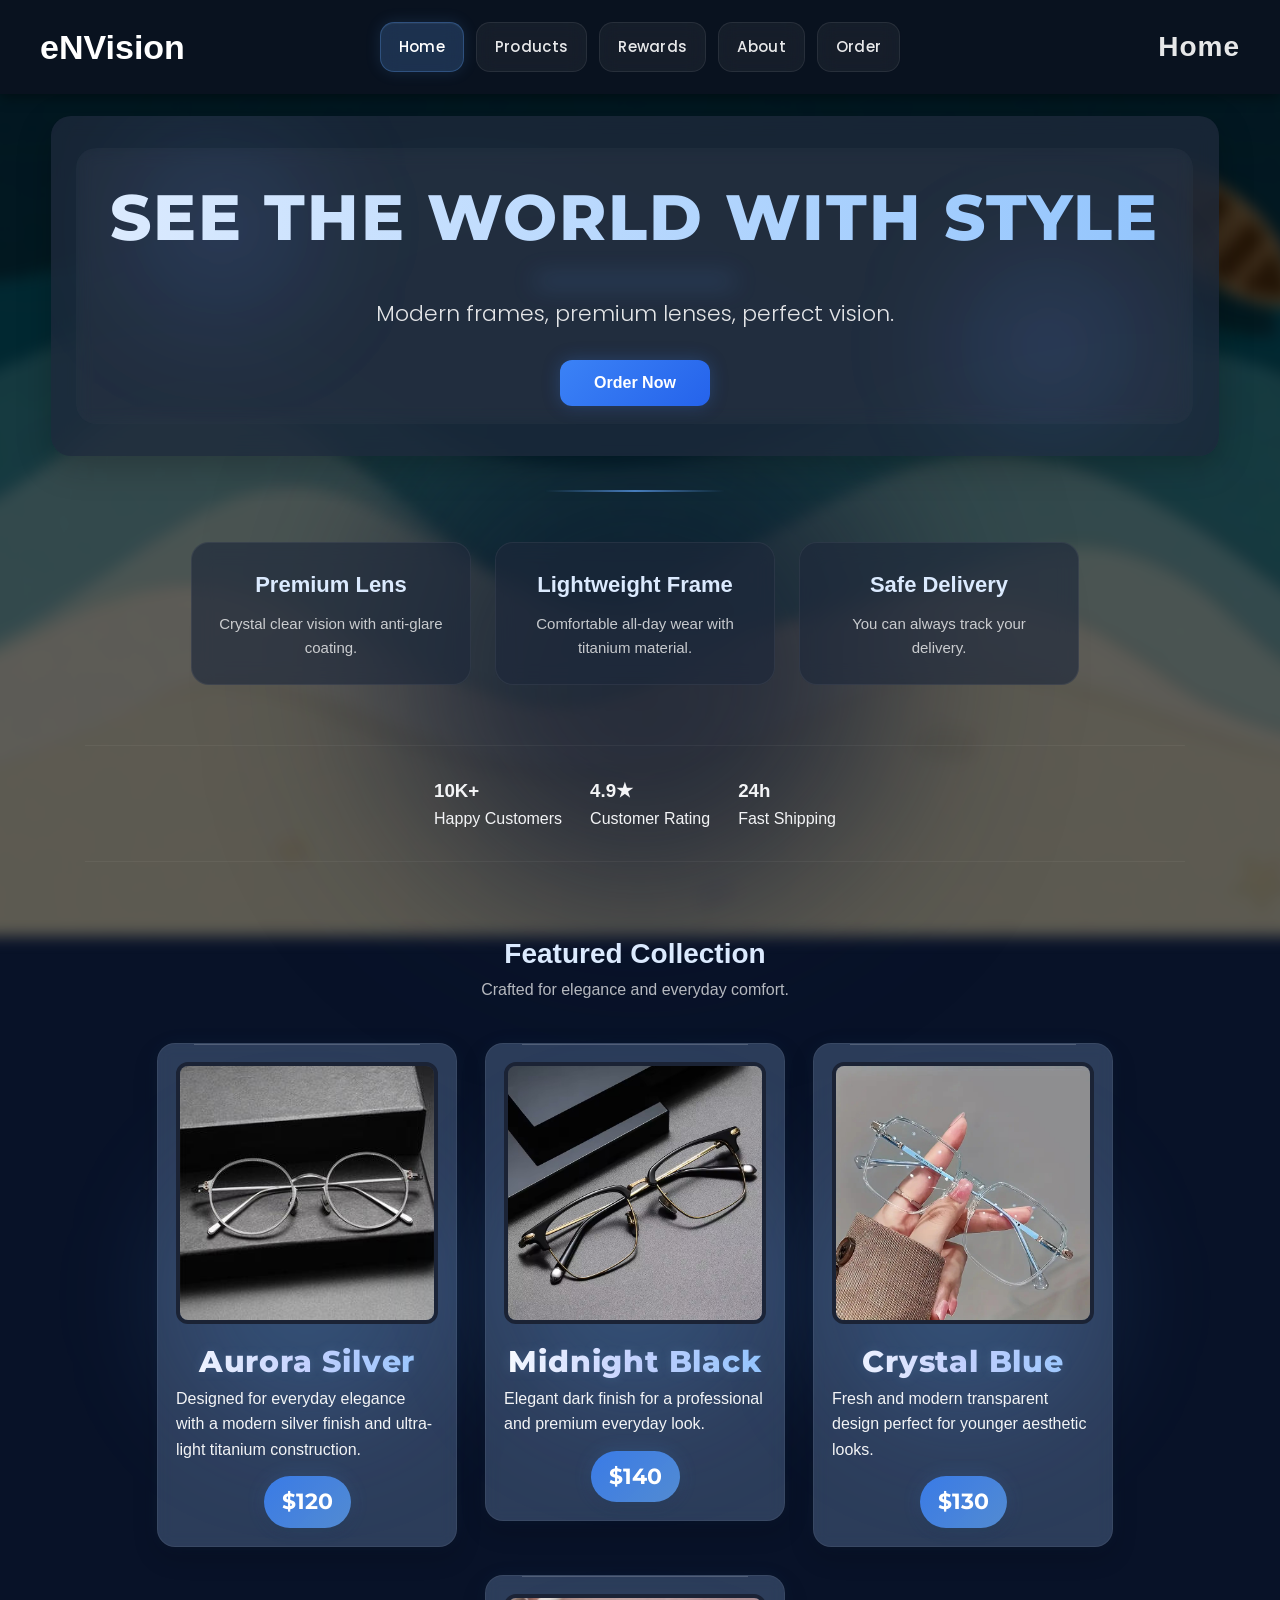
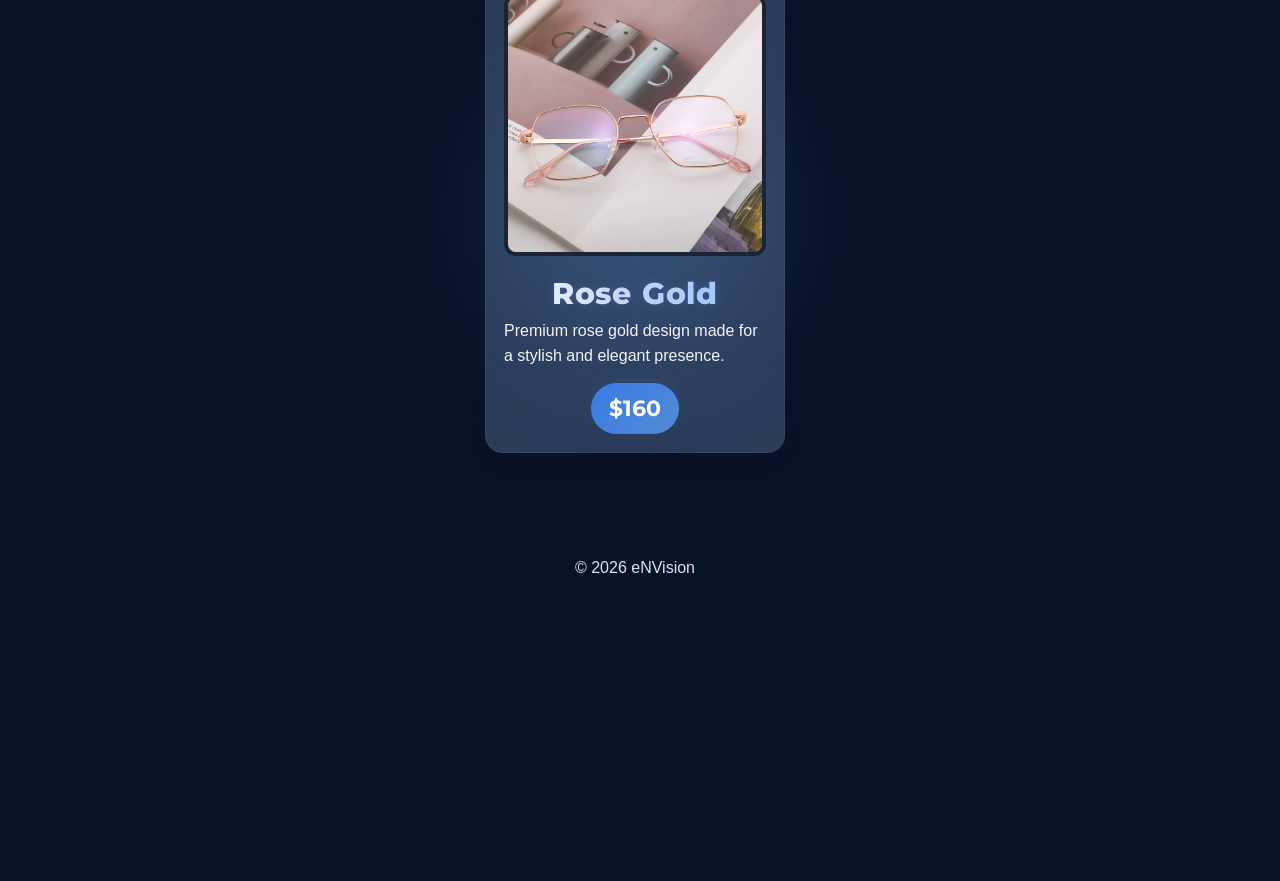
<file: index.html>
<!DOCTYPE html>
<html lang="en">

<head>
    <meta charset="UTF-8">
    <meta name="viewport" content="width=device-width, initial-scale=1.0">
    <title>eNVision - Home</title>
    <link rel="stylesheet" href="css/style.css">
    <link rel="preconnect" href="https://fonts.googleapis.com">
    <link rel="preconnect" href="https://fonts.gstatic.com" crossorigin>
    <link
        href="https://fonts.googleapis.com/css2?family=Montserrat:wght@700;800&family=Poppins:wght@300;400;500&display=swap"
        rel="stylesheet">
</head>

<body>
    <header>
        <h1><a href="about.html" class="logo-link">eNVision</a></h1>

        <nav>
            <a class="active-nav">Home</a>
            <a href="product.html">Products</a>
            <a href="rewards.html">Rewards</a>
            <a href="about.html">About</a>
            <a href="order.html">Order</a>
        </nav>
        <span class="page-title">Home</span>
    </header>

    <section class="hero">
        <div class="hero-content">
            <h2>SEE THE WORLD WITH STYLE</h2>
            <p>Modern frames, premium lenses, perfect vision.</p>
            <button onclick="goOrder()">Order Now</button>
        </div>
    </section>

    <div class="divider"></div>


    <div class="why-us">
        <div class="why-card reveal-why">
            <h4>Premium Lens</h4>
            <p>Crystal clear vision with anti-glare coating.</p>
        </div>

        <div class="why-card reveal-why">
            <h4>Lightweight Frame</h4>
            <p>Comfortable all-day wear with titanium material.</p>
        </div>

        <div class="why-card reveal-why">
            <h4>Safe Delivery</h4>
            <p>You can always track your delivery.</p>
        </div>
    </div>

    <section class="stats">
        <div>
            <h3>10K+</h3>
            <p>Happy Customers</p>
        </div>
        <div>
            <h3>4.9★</h3>
            <p>Customer Rating</p>
        </div>
        <div>
            <h3>24h</h3>
            <p>Fast Shipping</p>
        </div>
    </section>

    <section class="featured-text">
        <h3>Featured Collection</h3>
        <p>Crafted for elegance and everyday comfort.</p>
    </section>

    <div class="card-container" id="featuredproducts"></div>

    <section class="site-footer" id="siteFooter">
        <div class="copyright-bar">
            <p>© 2026 eNVision</p>
        </div>

        <div class="footer-reveal">
            <h2>eNVision</h2>
            <p>Designed for vision, crafted for style.</p>

            <div class="footer-links">
                <a href="#">About</a>
                <a href="#">Instagram</a>
                <a href="#">Tiktok</a>
                <a href="#">Email</a>
            </div>
        </div>
    </section>

    <script src="js/product.js"></script>
    <script src="js/script.js"></script>
</body>

</html>
</file>
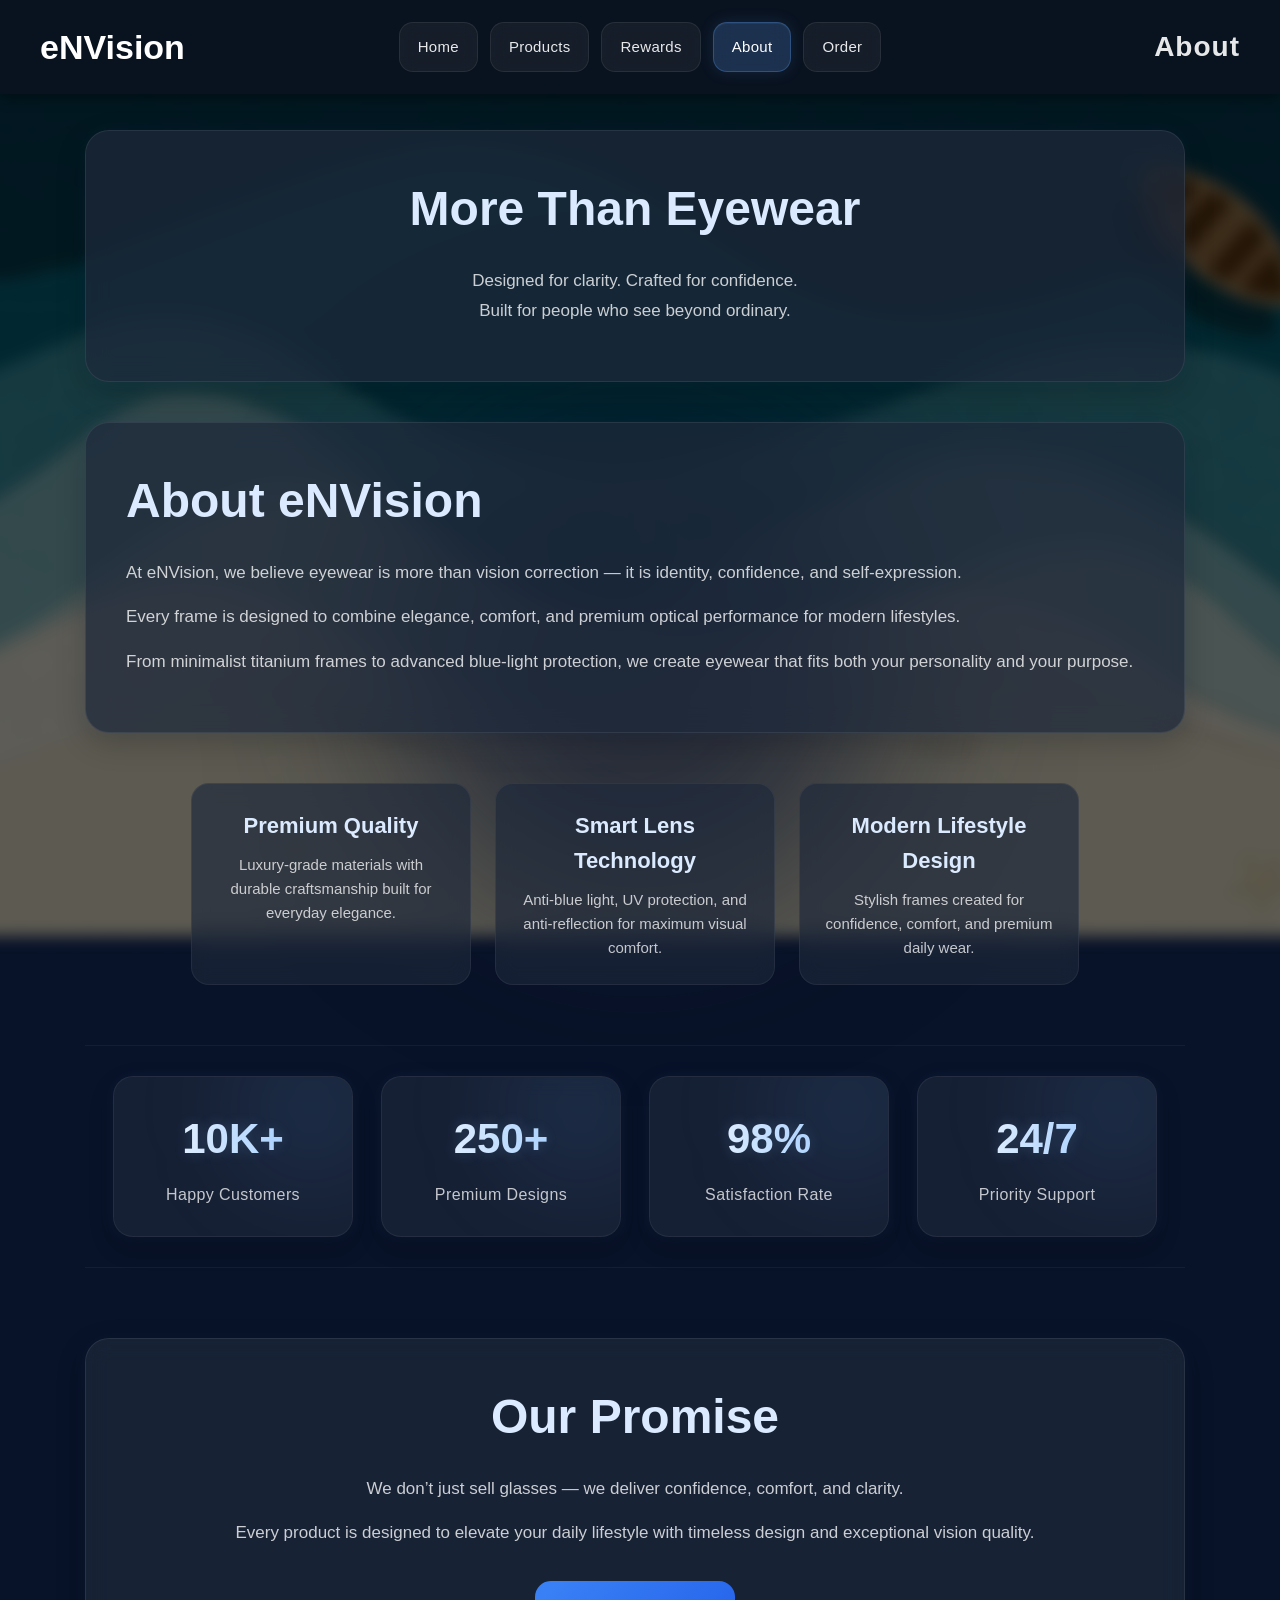
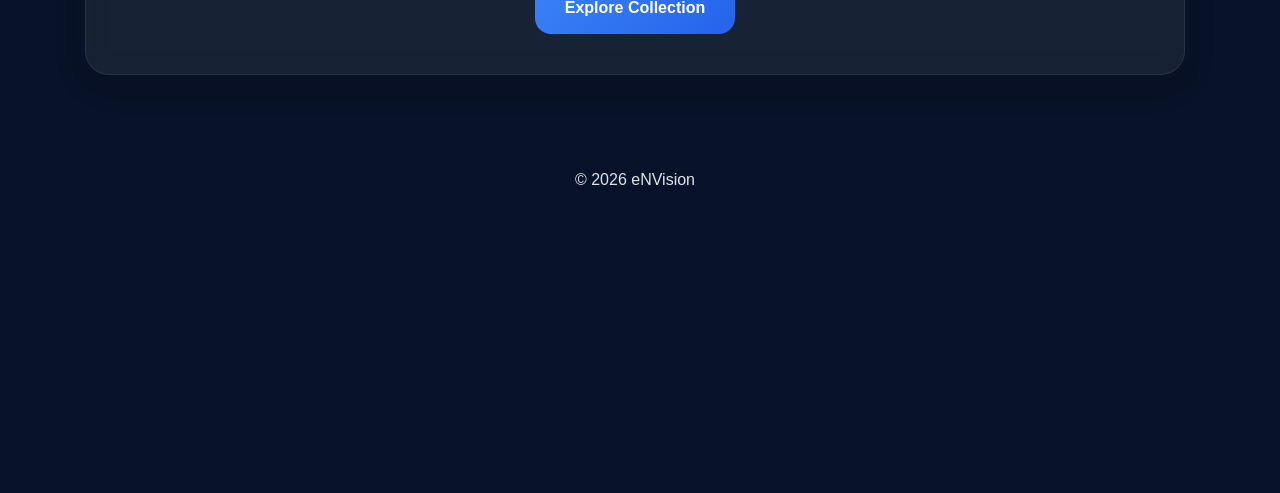
<file: about.html>
<!DOCTYPE html>
<html lang="en">

<head>
    <meta charset="UTF-8">
    <meta name="viewport" content="width=device-width, initial-scale=1.0">
    <title>eNVision - About</title>
    <link rel="stylesheet" href="css/style.css">
</head>

<body>

    <header>
        <h1><a href="index.html" class="logo-link">eNVision</a></h1>

        <nav>
            <a href="index.html">Home</a>
            <a href="product.html">Products</a>
            <a href="rewards.html">Rewards</a>
            <a class="active-nav">About</a>
            <a href="order.html">Order</a>
        </nav>

        <span class="page-title">About</span>
    </header>

    <section class="about-hero">
        <h2>More Than Eyewear</h2>
        <p>
            Designed for clarity. Crafted for confidence.<br>
            Built for people who see beyond ordinary.
        </p>
    </section>

    <section class="about-story">
        <h2>About eNVision</h2>

        <p>
            At eNVision, we believe eyewear is more than vision correction —
            it is identity, confidence, and self-expression.
        </p>

        <p>
            Every frame is designed to combine elegance, comfort,
            and premium optical performance for modern lifestyles.
        </p>

        <p>
            From minimalist titanium frames to advanced blue-light protection,
            we create eyewear that fits both your personality and your purpose.
        </p>
    </section>

    <section class="why-us">

        <div class="why-card">
            <h4>Premium Quality</h4>
            <p>
                Luxury-grade materials with durable craftsmanship
                built for everyday elegance.
            </p>
        </div>

        <div class="why-card">
            <h4>Smart Lens Technology</h4>
            <p>
                Anti-blue light, UV protection, and anti-reflection
                for maximum visual comfort.
            </p>
        </div>

        <div class="why-card">
            <h4>Modern Lifestyle Design</h4>
            <p>
                Stylish frames created for confidence, comfort,
                and premium daily wear.
            </p>
        </div>

    </section>

    <section class="stats">

        <div class="stat-box">
            <h3>10K+</h3>
            <p>Happy Customers</p>
        </div>

        <div class="stat-box">
            <h3>250+</h3>
            <p>Premium Designs</p>
        </div>

        <div class="stat-box">
            <h3>98%</h3>
            <p>Satisfaction Rate</p>
        </div>

        <div class="stat-box">
            <h3>24/7</h3>
            <p>Priority Support</p>
        </div>

    </section>

    <section class="premium-promise">
        <h2>Our Promise</h2>

        <p>
            We don’t just sell glasses — we deliver confidence,
            comfort, and clarity.
        </p>

        <p>
            Every product is designed to elevate your daily lifestyle
            with timeless design and exceptional vision quality.
        </p>

        <a href="product.html" class="promise-btn">Explore Collection</a>
    </section>

    <section class="site-footer" id="siteFooter">
        <div class="copyright-bar">
            <p>© 2026 eNVision</p>
        </div>

        <div class="footer-reveal">
            <h2>eNVision</h2>
            <p>Designed for vision, crafted for style.</p>

            <div class="footer-links">
                <a href="about.html">About</a>
                <a href="product.html">Products</a>
                <a href="rewards.html">Rewards</a>
                <a href="order.html">Order</a>
            </div>
        </div>
    </section>


    <script src="js/script.js"></script>
</body>

</html>
</file>
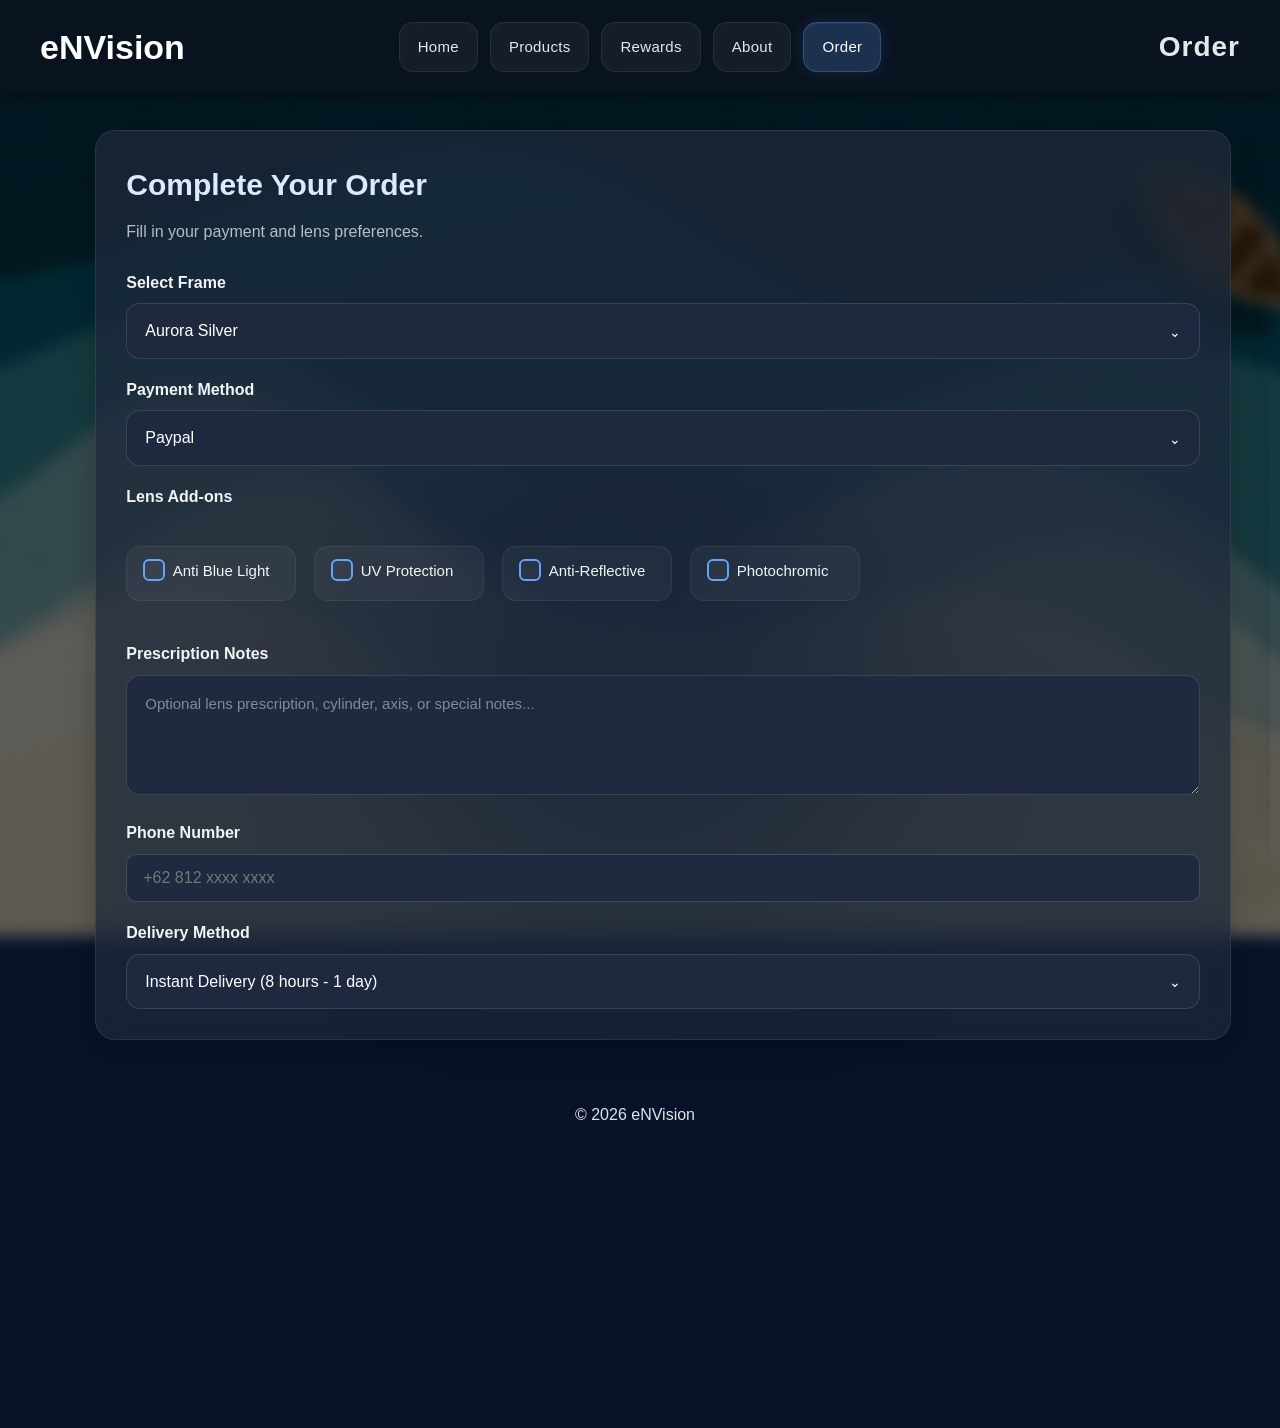
<file: order.html>
<!DOCTYPE html>
<html lang="en">

<head>
    <meta charset="UTF-8">
    <meta name="viewport" content="width=device-width, initial-scale=1.0">
    <title>eNVision - Order</title>
    <link rel="stylesheet" href="css/style.css">
</head>

<body>
    <header>
        <h1><a href="about.html" class="logo-link">eNVision</a></h1>
        <nav>
            <a href="index.html">Home</a>
            <a href="product.html">Products</a>
            <a href="rewards.html">Rewards</a>
            <a href="about.html">About</a>
            <a class="active-nav">Order</a>
        </nav>
        <span class="page-title">Order</span>
    </header>

    <div id="addonNotice" class="addon-notice"></div>

    <form class="order-layout" onsubmit="return validateForm()" novalidate>
        <div class="order-form-box">
            <h2>Complete Your Order</h2>
            <p class="order-subtext">
                Fill in your payment and lens preferences.
            </p>

            <label>Select Frame</label>

            <div class="custom-dropdown" id="productDropdown">
                <div class="dropdown-selected">
                    Aurora Silver
                    <span class="dropdown-arrow">⌄</span>
                </div>

                <div class="dropdown-options" id="productOptions"></div>
            </div>

            <label>Payment Method</label>

            <div class="custom-dropdown" id="paymentDropdown">
                <div class="dropdown-selected">
                    Paypal
                    <span class="dropdown-arrow">⌄</span>
                </div>

                <div class="dropdown-options">
                    <div class="dropdown-option" data-value="paypal">Paypal</div>
                    <div class="dropdown-option" data-value="xsolla">Xsolla</div>
                    <div class="dropdown-option" data-value="bank-transfer">Bank Transfer</div>
                </div>
            </div>

            <label>Lens Add-ons</label>

            <div class="addon-layout">
                <div class="checkbox-group">
                    <label class="custom-check tooltip-box">
                        <input type="checkbox" id="addon1">
                        <span class="checkmark"></span>
                        <span class="tooltip-text-label">Anti Blue Light</span>
                    </label>

                    <label class="custom-check tooltip-box">
                        <input type="checkbox" id="addon2">
                        <span class="checkmark"></span>
                        <span class="tooltip-text-label">UV Protection</span>
                    </label>

                    <label class="custom-check tooltip-box">
                        <input type="checkbox" id="addon3">
                        <span class="checkmark"></span>
                        <span class="tooltip-text-label">Anti-Reflective</span>
                    </label>

                    <label class="custom-check tooltip-box">
                        <input type="checkbox" id="addon4">
                        <span class="checkmark"></span>
                        <span class="tooltip-text-label">Photochromic</span>
                    </label>
                </div>

                <div id="addonFixedNotice" class="addon-fixed-notice"></div>
            </div>

            <label>Prescription Notes</label>

            <textarea id="prescriptionNotes" class="prescription-box"
                placeholder="Optional lens prescription, cylinder, axis, or special notes..."></textarea>

            <label>Phone Number</label>
            <input type="tel" placeholder="+62 812 xxxx xxxx">


            <label>Delivery Method</label>

            <div class="custom-dropdown" id="deliveryDropdown">
                <div class="dropdown-selected">
                    Instant Delivery (8 hours - 1 day)
                    <span class="dropdown-arrow">⌄</span>
                </div>

                <div class="dropdown-options">
                    <div class="dropdown-option">Instant Delivery (8 hours - 1 day)</div>
                    <div class="dropdown-option">Standard Delivery (3-5 days)</div>
                    <div class="dropdown-option">Express Delivery (1-2 days)</div>
                    <div class="dropdown-option">Store Pickup</div>
                </div>
            </div>

        </div>

        <div class="order-summary">
            <h2>Order Summary</h2>

            <img id="summaryImage" src="assets/img/frame1.jpg" alt="frame">

            <h3 id="summaryName">Aurora Silver</h3>
            <p id="summaryDesc">Premium Titanium Frame</p>

            <div class="price-row">
                <span>Frame</span>
                <span id="summaryPrice">$120</span>
            </div>

            <div id="additionalPurchases"></div>

            <div class="price-row total-price-row">
                <span>Total</span>
                <span id="totalPrice">$120</span>
            </div>
        </div>

    </form>

    <section class="site-footer" id="siteFooter">
        <div class="copyright-bar">
            <p>© 2026 eNVision</p>
        </div>

        <div class="footer-reveal">
            <h2>eNVision</h2>
            <p>Designed for vision, crafted for style.</p>

            <div class="footer-links">
                <a href="#">About</a>
                <a href="#">Products</a>
                <a href="#">Rewards</a>
                <a href="#">Order</a>
            </div>
        </div>
    </section>

    <script src="js/product.js"></script>
    <script src="js/script.js"></script>
</body>

</html>
</file>
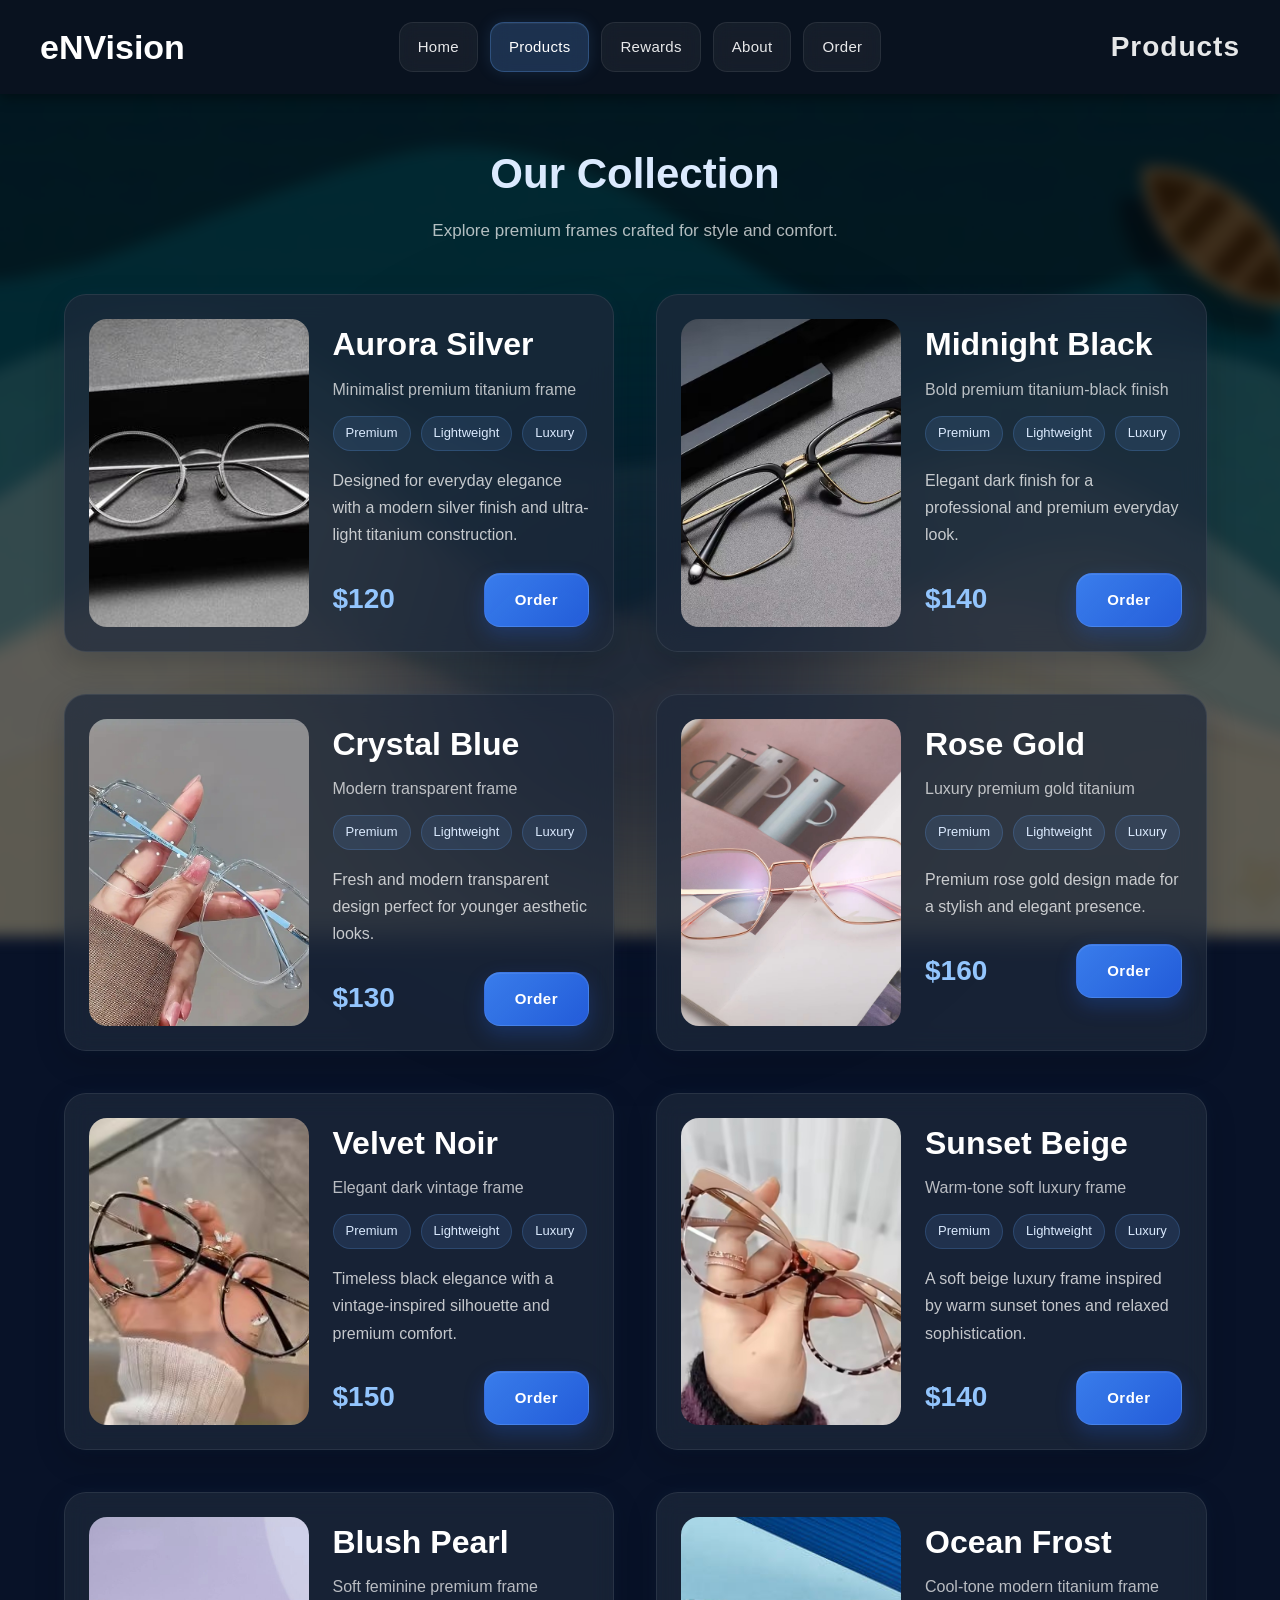
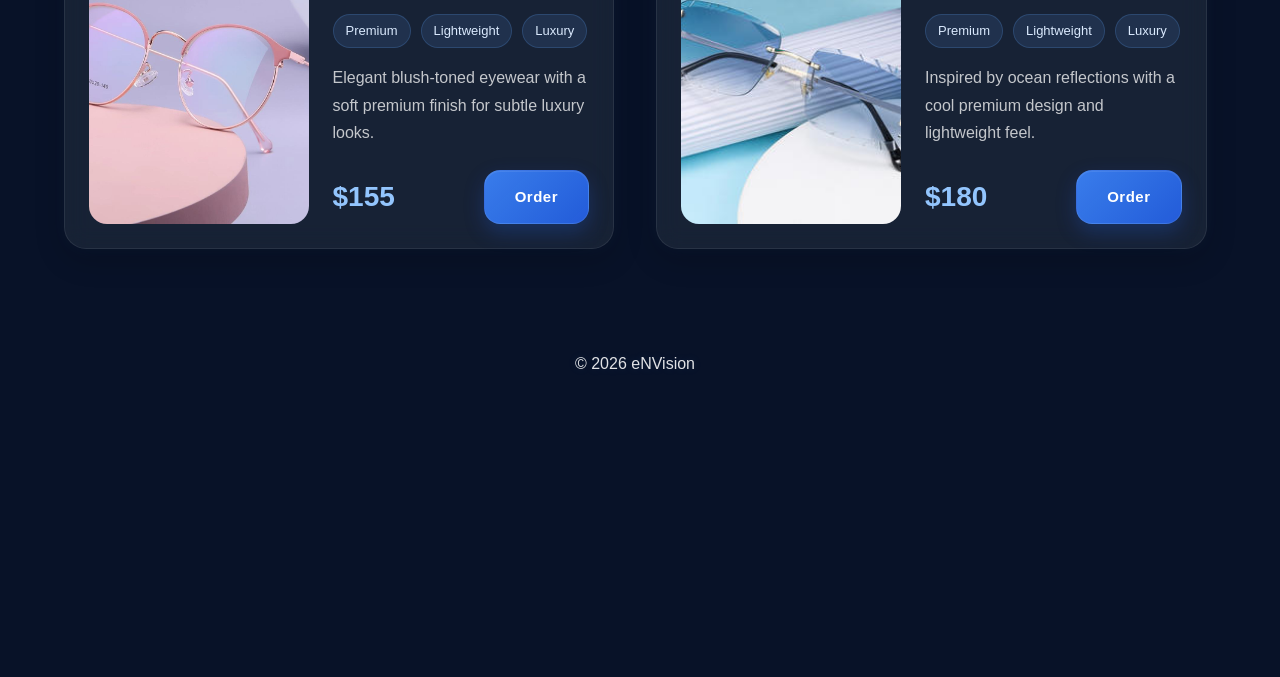
<file: product.html>
<!DOCTYPE html>
<html lang="en">

<head>
    <meta charset="UTF-8">
    <meta name="viewport" content="width=device-width, initial-scale=1.0">
    <title>eNVision - Products</title>
    <link rel="stylesheet" href="css/style.css">
</head>

<body>
    <header>
        <h1><a href="about.html" class="logo-link">eNVision</a></h1>
        <nav>
            <a href="index.html">Home</a>
            <a class="active-nav">Products</a>
            <a href="rewards.html">Rewards</a>
            <a href="about.html">About</a>
            <a href="order.html">Order</a>
        </nav>
        <span class="page-title">Products</span>
    </header>

    <section class="grid">
        <section class="products-page">

            <div class="products-header">
                <h2>Our Collection</h2>
                <p>Explore premium frames crafted for style and comfort.</p>
            </div>

            <div class="product-grid" id="allproducts"></div>
        </section>
    </section>


    <section class="site-footer" id="siteFooter">
        <div class="copyright-bar">
            <p>© 2026 eNVision</p>
        </div>

        <div class="footer-reveal">
            <h2>eNVision</h2>
            <p>Designed for vision, crafted for style.</p>

            <div class="footer-links">
                <a href="#">About</a>
                <a href="#">Instagram</a>
                <a href="#">Tiktok</a>
                <a href="#">Email</a>
            </div>
        </div>
    </section>

    <script src="js/product.js"></script>
    <script src="js/script.js"></script>
</body>

</html>
</file>
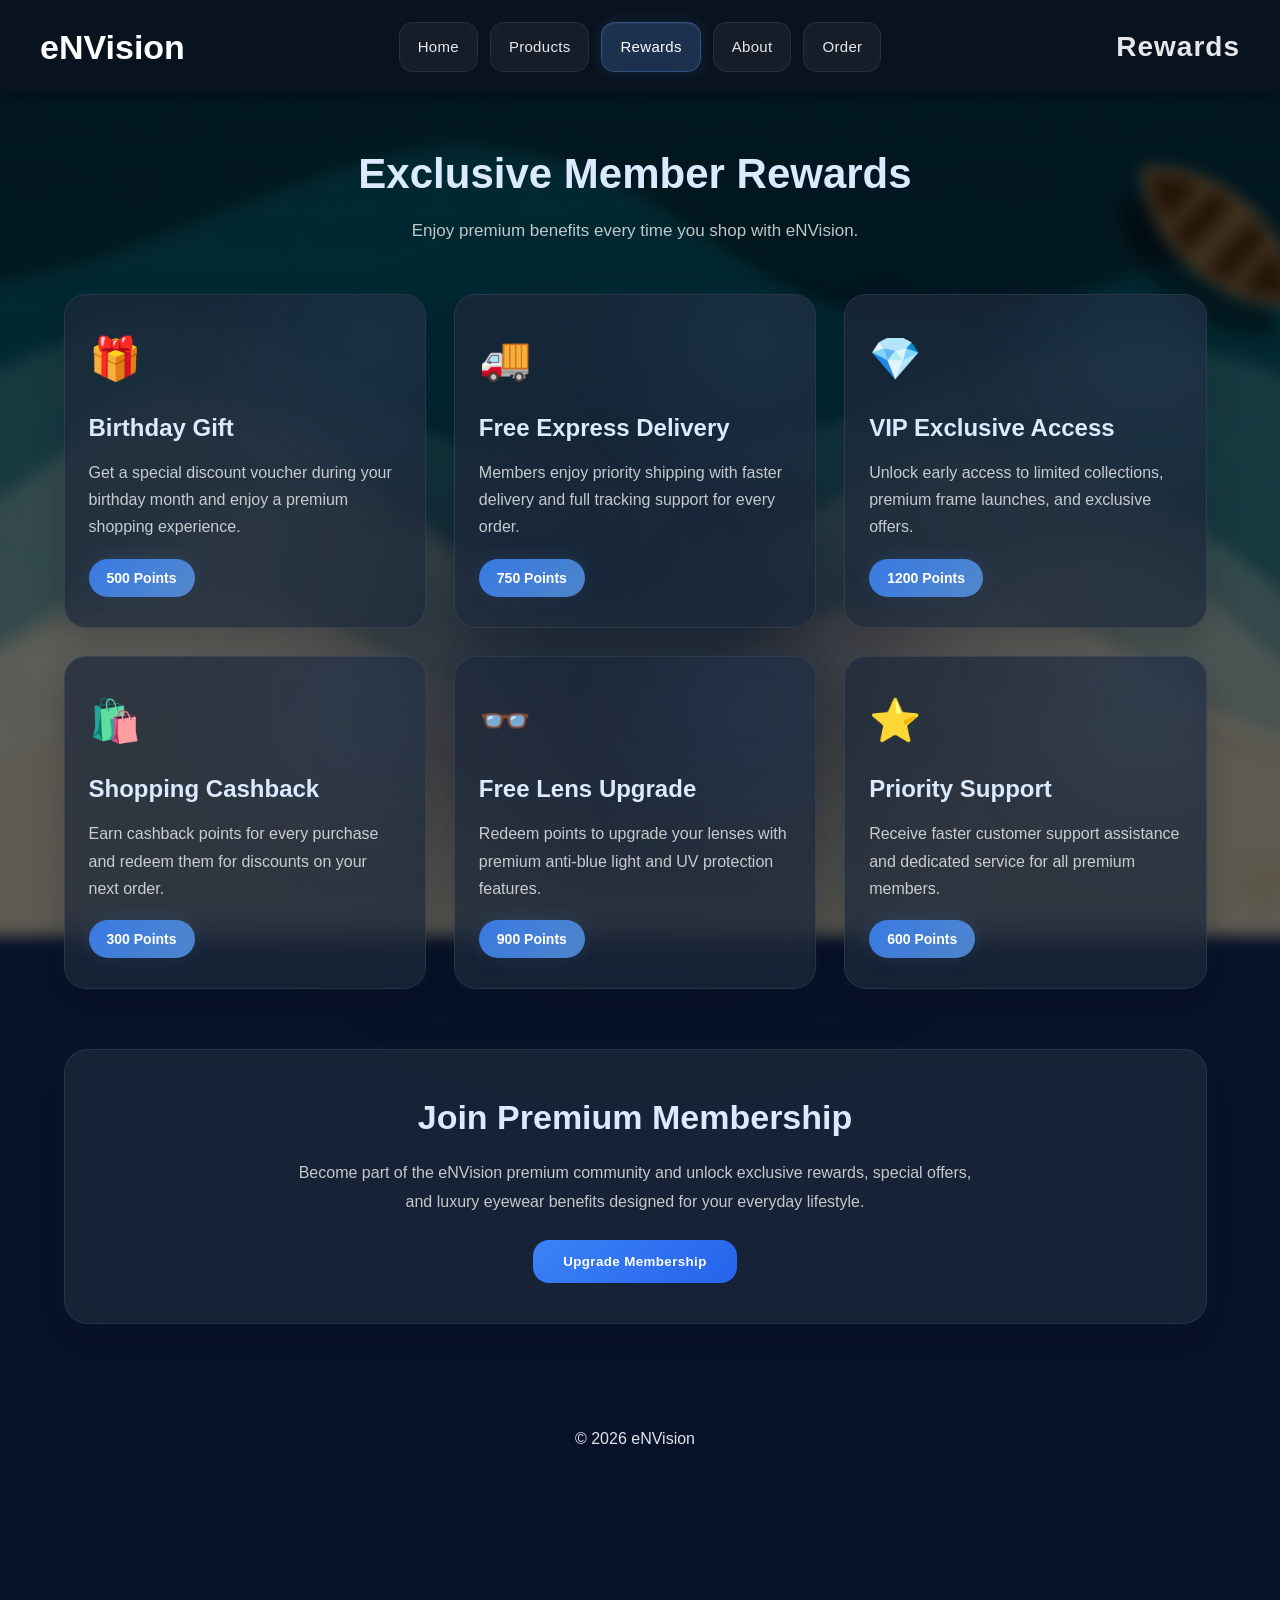
<file: rewards.html>
<!DOCTYPE html>
<html lang="en">

<head>
    <meta charset="UTF-8">
    <meta name="viewport" content="width=device-width, initial-scale=1.0">
    <title>eNVision - Rewards</title>
    <link rel="stylesheet" href="css/style.css">
</head>

<body>
    <header>
        <h1><a href="about.html" class="logo-link">eNVision</a></h1>
        <nav>
            <a href="index.html">Home</a>
            <a href="product.html">Products</a>
            <a class="active-nav">Rewards</a>
            <a href="about.html">About</a>
            <a href="order.html">Order</a>
        </nav>
        <span class="page-title">Rewards</span>
    </header>


    <section class="rewards-page">

        <div class="rewards-header">
            <h2>Exclusive Member Rewards</h2>
            <p>Enjoy premium benefits every time you shop with eNVision.</p>
        </div>

        <div class="rewards-grid">

            <div class="reward-card">
                <div class="reward-icon">🎁</div>
                <h3>Birthday Gift</h3>
                <p>
                    Get a special discount voucher during your birthday month
                    and enjoy a premium shopping experience.
                </p>
                <span class="reward-points">500 Points</span>
            </div>

            <div class="reward-card">
                <div class="reward-icon">🚚</div>
                <h3>Free Express Delivery</h3>
                <p>
                    Members enjoy priority shipping with faster delivery
                    and full tracking support for every order.
                </p>
                <span class="reward-points">750 Points</span>
            </div>

            <div class="reward-card">
                <div class="reward-icon">💎</div>
                <h3>VIP Exclusive Access</h3>
                <p>
                    Unlock early access to limited collections,
                    premium frame launches, and exclusive offers.
                </p>
                <span class="reward-points">1200 Points</span>
            </div>

            <div class="reward-card">
                <div class="reward-icon">🛍️</div>
                <h3>Shopping Cashback</h3>
                <p>
                    Earn cashback points for every purchase and redeem
                    them for discounts on your next order.
                </p>
                <span class="reward-points">300 Points</span>
            </div>

            <div class="reward-card">
                <div class="reward-icon">👓</div>
                <h3>Free Lens Upgrade</h3>
                <p>
                    Redeem points to upgrade your lenses with premium
                    anti-blue light and UV protection features.
                </p>
                <span class="reward-points">900 Points</span>
            </div>

            <div class="reward-card">
                <div class="reward-icon">⭐</div>
                <h3>Priority Support</h3>
                <p>
                    Receive faster customer support assistance and
                    dedicated service for all premium members.
                </p>
                <span class="reward-points">600 Points</span>
            </div>

        </div>

        <div class="membership-box">

            <h2>Join Premium Membership</h2>
            <p>
                Become part of the eNVision premium community and unlock
                exclusive rewards, special offers, and luxury eyewear benefits
                designed for your everyday lifestyle.
            </p>

            <button class="membership-btn" id="membershipToggle">
                Upgrade Membership
            </button>

            <div class="membership-expand" id="membershipExpand">

                <div class="membership-plan">
                    <h3>Silver Member</h3>
                    <p>Best for casual shoppers who want everyday rewards.</p>

                    <ul>
                        <li>5% Cashback Every Purchase</li>
                        <li>Birthday Discount Voucher</li>
                        <li>Priority Customer Support</li>
                    </ul>

                    <div class="plan-price">$29 / year</div>
                    <button class="plan-btn choose-plan-btn" data-plan="Silver Member">
                        Choose Silver
                    </button>
                </div>

                <div class="membership-plan">
                    <h3>Gold Member</h3>
                    <p>Perfect for premium users who shop more often.</p>

                    <ul>
                        <li>10% Cashback Every Purchase</li>
                        <li>Free Lens Upgrade</li>
                        <li>Free Express Delivery</li>
                        <li>Early Access New Collection</li>
                    </ul>

                    <div class="plan-price">$59 / year</div>
                    <button class="plan-btn choose-plan-btn" data-plan="Gold Member">
                        Choose Gold
                    </button>
                </div>

                <div class="membership-plan premium-plan">
                    <h3>Diamond Member</h3>
                    <p>The ultimate luxury experience for exclusive customers.</p>

                    <ul>
                        <li>15% Cashback Every Purchase</li>
                        <li>VIP Exclusive Access</li>
                        <li>Free Premium Lens Package</li>
                        <li>Private Styling Consultation</li>
                        <li>Lifetime Priority Support</li>
                    </ul>

                    <div class="plan-price">$99 / year</div>
                    <button class="plan-btn choose-plan-btn" data-plan="Diamond Member">
                        Choose Diamond
                    </button>
                </div>

            </div>

            <div class="membership-order-expand" id="membershipOrderExpand">

                <h3 id="selectedPlanTitle">Complete Your Membership</h3>
                <p id="selectedPlanDesc">
                    Fill in your details and activate your premium benefits.
                </p>

                <div class="membership-order-form">

                    <div class="membership-input">
                        <label>Full Name</label>
                        <input type="text" placeholder="Enter your full name">
                    </div>

                    <div class="membership-input">
                        <label>Email Address</label>
                        <input type="email" placeholder="Enter your email">
                    </div>

                    <div class="membership-input">
                        <label>Phone Number</label>
                        <input type="text" placeholder="Enter your phone number">
                    </div>

                    <div class="membership-input">
                        <label>Preferred Payment</label>

                        <div class="custom-dropdown" id="membershipPaymentDropdown">
                            <div class="dropdown-selected">
                                Credit Card
                                <span class="dropdown-arrow">⌄</span>
                            </div>

                            <div class="dropdown-options">
                                <div class="dropdown-option">Credit Card</div>
                                <div class="dropdown-option">Bank Transfer</div>
                                <div class="dropdown-option">E-Wallet</div>
                            </div>
                        </div>

                        <div class="membership-summary-box">
                            <span>Selected Membership</span>

                            <div class="membership-plan-row">
                                <strong id="selectedPlanName">
                                    Diamond Member
                                </strong>

                                <div class="selected-plan-price" id="selectedPlanPrice">
                                    $99 / year
                                </div>
                            </div>
                        </div>

                        <button class="confirm-membership-btn">
                            Confirm Membership
                        </button>

                    </div>

                </div>

            </div>

    </section>

    <section class="site-footer" id="siteFooter">
        <div class="copyright-bar">
            <p>© 2026 eNVision</p>
        </div>

        <div class="footer-reveal">
            <h2>eNVision</h2>
            <p>Designed for vision, crafted for style.</p>

            <div class="footer-links">
                <a href="#">About</a>
                <a href="#">Products</a>
                <a href="#">Rewards</a>
                <a href="#">Order</a>
            </div>
        </div>
    </section>

    <script src="js/script.js"></script>
</body>

</html>
</file>
<file: css/style.css>
/*
BASE
*/
* {
    margin: 0;
    padding: 0;
    box-sizing: border-box;
}

html {
    overflow-x: hidden;
    scrollbar-gutter: stable;
    scroll-behavior: smooth;
}

body {
    font-family: Arial, sans-serif;
    color: #f3f4f6;
    line-height: 1.6;
    min-height: 100vh;
    overflow-x: clip;
    animation: pageFade 0.55s ease;
    position: relative;
    background: transparent;
    background: #081228;
    padding-top: 90px;
}

body::before {
    content: "";
    position: fixed;
    top: 0;
    left: 0;
    right: 0;
    overflow: hidden;
    will-change: transform;
    width: 100%;
    height: 100%;

    background-image: url("../assets/img/beach-bg.jpg");
    background-size: cover;
    background-position: center;
    background-repeat: no-repeat;

    filter: blur(7px) brightness(0.38);
    transform: scale(1.08);

    z-index: -2;

    animation: bgFloat 9s ease-in-out infinite alternate;
}

body::after {
    content: "";
    position: fixed;
    width: 500px;
    height: 500px;
    background: rgba(37, 99, 235, 0.12);
    border-radius: 50%;
    filter: blur(90px);
    top: 45%;
    left: 50%;
    transform: translateX(-50%);
    z-index: -1;

    background: linear-gradient(180deg,
            rgba(8, 18, 40, 0.55),
            rgba(10, 20, 45, 0.7));
}

@keyframes bgFloat {
    0% {
        transform: scale(1.08) translateX(0px) translateY(0px);
    }

    25% {
        transform: scale(1.12) translateX(-25px) translateY(-18px);
    }

    50% {
        transform: scale(1.15) translateX(18px) translateY(12px);
    }

    75% {
        transform: scale(1.12) translateX(-12px) translateY(22px);
    }

    100% {
        transform: scale(1.16) translateX(25px) translateY(-10px);
    }
}

/*
SCROLL-BAR
*/

::-webkit-scrollbar {
    width: 10px;
}

::-webkit-scrollbar-track {
    background: rgba(8, 18, 40, 0.85);
}

::-webkit-scrollbar-thumb {
    background: linear-gradient(180deg, #2563eb, #60a5fa);
    border-radius: 12px;
    border: 2px solid rgba(8, 18, 40, 0.7);
}

::-webkit-scrollbar-thumb:hover {
    background: linear-gradient(180deg, #4d8dff, #93c5fd);
}

/*
PAGE TRANSITION
*/
@keyframes pageFade {
    from {
        opacity: 0;
        transform: translateY(-35px);
        filter: blur(4px);
    }

    to {
        opacity: 1;
        transform: translateY(0);
        filter: blur(0);
    }
}

.fade-out {
    animation: exitPage 0.55s ease forwards;
}

body.fade-out {
    overflow: hidden;
}

body.fade-out,
html.fade-out-scroll {
    overflow: clip !important;
}

@keyframes exitPage {
    from {
        opacity: 1;
        transform: translateY(0);
        filter: blur(0);
    }

    to {
        opacity: 0.15;
        transform: translateY(24px);
        filter: blur(5px);
    }
}

/*
HEADER & NAV
*/
header {
    background: rgba(11, 18, 32, 0.9);
    color: white;
    display: grid;
    grid-template-columns: 1fr auto 1fr;
    align-items: center;
    padding: 20px 40px;

    box-shadow: 0 4px 12px rgba(0, 0, 0, 0.4);

    position: fixed;
    top: 0;
    left: 0;
    width: 100%;

    z-index: 999;

    backdrop-filter: blur(10px);
    -webkit-backdrop-filter: blur(10px);
}

header h1 {
    font-size: 34px;
}

.logo-link {
    text-decoration: none;
    color: white;
    transition: all 0.3s ease;
}

.logo-link:hover {
    color: #60a5fa;
    text-shadow: 0 0 10px rgba(96, 165, 250, 0.35);
}

nav {
    display: flex;
    gap: 12px;
    justify-self: center;
    align-items: center;
}

nav a {
    position: relative;
    text-decoration: none;
    color: rgba(255, 255, 255, 0.9);

    padding: 12px 18px;
    border-radius: 14px;

    font-family: 'Poppins', sans-serif;
    font-size: 15px;
    font-weight: 500;
    letter-spacing: 0.3px;

    background: rgba(255, 255, 255, 0.05);
    backdrop-filter: blur(10px);
    -webkit-backdrop-filter: blur(10px);

    border: 1px solid rgba(255, 255, 255, 0.08);

    transition: all 0.35s ease;
}

nav a::after {
    content: "";
    position: absolute;
    left: 50%;
    bottom: 6px;
    width: 0%;
    height: 2px;
    background: #93c5fd;
    border-radius: 999px;
    transform: translateX(-50%);
    transition: width 0.3s ease;
}

nav a:hover::after,
.active-nav::after {
    width: 55%;
}

nav a:hover {
    transform: translateY(-2px);

    background: rgba(96, 165, 250, 0.18);

    border: 1px solid rgba(96, 165, 250, 0.28);

    box-shadow:
        0 6px 16px rgba(0, 0, 0, 0.18),
        0 0 18px rgba(96, 165, 250, 0.18);
}

/*
ACTIVE NAV
*/
.active-nav {
    background: rgba(96, 165, 250, 0.22);
    border: 1px solid rgba(96, 165, 250, 0.28);

    box-shadow:
        0 0 16px rgba(96, 165, 250, 0.14),
        inset 0 1px 0 rgba(255, 255, 255, 0.05);

    color: white;
}

.active-nav::after {
    content: "We're already here";
    position: absolute;
    top: 120%;
    left: 50%;
    transform: translateX(-50%) translateY(-6px);
    background: #0f172a;
    color: white;
    font-size: 12px;
    padding: 6px 10px;
    border-radius: 6px;
    white-space: nowrap;

    opacity: 0;
    visibility: hidden;
    transition: all 0.3s ease;
}

.active-nav:hover::after {
    opacity: 1;
    visibility: visible;
    transform: translateX(-50%) translateY(0);
}

/*
HINT TEXT
*/
.page-title {
    position: absolute;
    right: 40px;
    top: 50%;
    transform: translateY(-50%);
    color: white;
    font-size: 28px;
    font-weight: bold;
    letter-spacing: 1px;
    opacity: 0.9;
    pointer-events: none;
    transition: all 0.3s ease;

}

/*
FEATURED TEXT
*/

.featured-text {
    text-align: center;
    margin-top: 30px;
    margin-bottom: 40px;

}

.featured-text h3 {
    font-size: 28px;
    font-weight: 700;
    color: #dbeafe;
}

.featured-text p {
    font-size: 16px;
    color: rgba(255, 255, 255, 0.7);
}

.featured-link {
    text-decoration: none;
    color: inherit;
    display: block;
}


/*
DIVIDER
*/

.divider {
    width: 180px;
    height: 2px;
    margin: 30px auto;
    background: linear-gradient(90deg,
            transparent,
            rgba(96, 165, 250, 0.7),
            transparent);
}

/*
HERO
*/
.hero {
    position: relative;
    text-align: center;
    margin: 26px auto 34px;
    padding: 32px 24px;
    width: 92%;
    max-width: 1500px;
    border-radius: 20px;
    background: rgba(30, 41, 59, 0.78);
    backdrop-filter: blur(10px);
    box-shadow: 0 10px 35px rgba(0, 0, 0, 0.22);
    overflow: hidden;

}

.hero::before,
.hero::after {
    content: "";
    position: absolute;
    width: 180px;
    height: 180px;
    border-radius: 50%;
    background: rgba(96, 165, 250, 0.12);
    filter: blur(60px);
    z-index: 0;
    animation: floatGlow 6s ease-in-out infinite alternate;
}

.hero::before {
    top: 20px;
    left: 80px;
}

.hero::after {
    bottom: 20px;
    right: 80px;
    animation-delay: 2s;
}

.hero-content {
    position: relative;
    z-index: 2;
    display: inline-block;
    padding: 18px 34px;
    border-radius: 20px;
    background: rgba(255, 255, 255, 0.025);
    backdrop-filter: blur(8px);
}

.hero h2 {
    font-family: 'Montserrat', sans-serif;
    font-size: clamp(52px, 5vw, 68px);
    font-weight: 800;
    letter-spacing: 2px;
    margin-bottom: 28px;
    position: relative;
    display: inline-block;

    background: linear-gradient(90deg,
            #dbeafe,
            #93c5fd,
            #dbeafe);
    background-size: 200% auto;
    background-clip: text;
    -webkit-text-fill-color: transparent;

    animation: shineText 4s linear infinite;
}

.hero h2::after {
    content: "";
    position: absolute;
    width: 200px;
    height: 6px;
    border-radius: 999px;
    left: 50%;
    bottom: -16px;
    transform: translateX(-50%);
    background: rgba(96, 165, 250, 0.35);
    filter: blur(12px);
}

.hero p {
    font-family: 'Poppins', sans-serif;
    font-size: 22px;
    font-weight: 300;
    color: rgba(255, 255, 255, 0.88);
    margin-bottom: 28px;
}

.hero button {
    padding: 14px 34px;
    border: none;
    border-radius: 12px;
    background: linear-gradient(135deg, #3b82f6, #2563eb);
    color: white;
    font-weight: 600;
    font-size: 16px;
    cursor: pointer;
    transition: all 0.35s ease;
    box-shadow: 0 0 18px rgba(59, 130, 246, 0.25);
}

.hero button:hover {
    transform: translateY(-3px) scale(1.04);
    box-shadow: 0 0 24px rgba(96, 165, 250, 0.45);
}

@keyframes shineText {
    0% {
        background-position: 0% center;
    }

    100% {
        background-position: 200% center;
    }
}

@keyframes floatGlow {
    0% {
        transform: translateY(0px);
    }

    100% {
        transform: translateY(-18px);
    }
}

/*
WHY US
*/

.why-us {
    width: 90%;
    max-width: 1200px;
    margin: 50px auto 60px;

    display: flex;
    justify-content: center;
    gap: 24px;
    flex-wrap: wrap;
}

.why-card {
    width: 280px;
    padding: 24px;
    border-radius: 18px;

    background: rgba(30, 41, 59, 0.65);
    backdrop-filter: blur(10px);

    border: 1px solid rgba(255, 255, 255, 0.06);

    text-align: center;

    transition: all 0.3s ease;
}

.why-card:hover {
    transform: translateY(-5px);
    box-shadow: 0 0 20px rgba(96, 165, 250, 0.15);
}

.why-card h4 {
    font-size: 22px;
    margin-bottom: 10px;
    color: #dbeafe;
}

.why-card p {
    color: rgba(255, 255, 255, 0.75);
    font-size: 15px;
}

.reveal-why {
    opacity: 0;
    transform: translateY(40px);
    transition: opacity 0.7s ease, transform 0.7s ease;
}

.reveal-why.show {
    opacity: 1;
    transform: translateY(0);
}

/*
STATS
*/

.stats {
    width: 90%;
    max-width: 1100px;
    margin: 50px auto 70px;

    display: flex;
    justify-content: center;
    gap: 28px;
    flex-wrap: wrap;

    border-top: 1px solid rgba(255, 255, 255, 0.05);
    border-bottom: 1px solid rgba(255, 255, 255, 0.05);
    padding: 30px 0;
}

.stat-box {
    position: relative;
    width: 240px;
    padding: 28px 20px;
    text-align: center;

    border-radius: 20px;

    background: rgba(30, 41, 59, 0.68);
    backdrop-filter: blur(12px);
    -webkit-backdrop-filter: blur(12px);

    border: 1px solid rgba(255, 255, 255, 0.06);

    box-shadow:
        0 10px 25px rgba(0, 0, 0, 0.18),
        0 0 18px rgba(96, 165, 250, 0.08);

    transition: all 0.35s ease;

    overflow: hidden;
}

.stat-box::before {
    content: "";
    position: absolute;
    width: 140px;
    height: 140px;
    background: rgba(96, 165, 250, 0.12);
    border-radius: 50%;
    filter: blur(55px);

    top: -40px;
    right: -30px;

    z-index: 0;
}

.stat-box:hover {
    transform: translateY(-6px) scale(1.02);

    box-shadow:
        0 14px 32px rgba(0, 0, 0, 0.22),
        0 0 24px rgba(96, 165, 250, 0.15);
}

.stat-box h3 {
    position: relative;
    z-index: 2;

    font-size: 42px;
    font-weight: 800;
    font-family: 'Montserrat', sans-serif;

    margin-bottom: 10px;

    background: linear-gradient(90deg,
            #ffffff,
            #93c5fd);
    background-clip: text;
    -webkit-text-fill-color: transparent;

    text-shadow: 0 0 14px rgba(147, 197, 253, 0.2);
}

.stat-box p {
    position: relative;
    z-index: 2;

    font-size: 16px;
    font-family: 'Poppins', sans-serif;
    color: rgba(255, 255, 255, 0.75);
    letter-spacing: 0.4px;
}

/*
BUTTON
*/
button {
    background: #2563eb;
    color: white;
    border: none;
    padding: 12px 22px;
    border-radius: 8px;
    cursor: pointer;
    font-weight: bold;
    transition: all 0.3s ease;
}

button:hover {
    background: #1d4ed8;
}

/*
CARD
*/
.card {
    position: relative;
    z-index: 2;

    width: 300px;
    margin: 0 auto;
    padding: 18px;

    border-radius: 18px;

    background: rgba(59, 78, 110, 0.72);
    backdrop-filter: blur(8px);
    -webkit-backdrop-filter: blur(8px);

    border: 1px solid rgba(255, 255, 255, 0.06);

    box-shadow:
        0 10px 25px rgba(0, 0, 0, 0.18),
        0 0 20px rgba(96, 165, 250, 0.06);

    transition: all 0.35s ease;

}

.card::before {
    content: "";
    position: absolute;
    width: 260px;
    height: 260px;
    background: rgba(96, 165, 250, 0.18);
    filter: blur(60px);
    border-radius: 50%;
    top: 50%;
    left: 50%;
    transform: translate(-50%, -50%);
    z-index: -1;
    pointer-events: none;
}

.card::after {
    content: "";
    position: absolute;
    top: 0;
    left: 12%;
    width: 76%;
    height: 1px;
    background: rgba(255, 255, 255, 0.18);
}

.card:hover {
    transform: translateY(-6px) scale(1.02);

    background: rgba(59, 78, 110, 0.78);

    box-shadow:
        0 14px 32px rgba(0, 0, 0, 0.24),
        0 0 26px rgba(96, 165, 250, 0.12);
}

.image-box {
    width: 100%;
    border-radius: 12px;
    overflow: hidden;
    /* INI KUNCI */
    border: 4px solid #1b2335;
    position: relative;
    z-index: 3;
    border-radius: 12px;
}

.image-box img {
    width: 100%;
    display: block;
    transition: transform 0.35s ease;
    position: relative;
    z-index: 4;
}

.card:hover .image-box img {
    transform: scale(1.08);
}

.card-container {
    width: 90%;
    max-width: 1400px;
    margin: 30px auto 80px;

    display: flex;
    flex-wrap: wrap;
    justify-content: center;
    gap: 28px;
}


.reveal-card {
    opacity: 0;
    transform: translateY(40px);
    transition: opacity 0.7s ease, transform 0.7s ease;
}

.reveal-card.show {
    opacity: 1;
    transform: translateY(0);
}

/*
PRODUCT SECTION
*/

.product-name {
    margin-top: 14px;
    font-family: 'Montserrat', sans-serif;
    font-size: 30px;
    font-weight: 800;
    letter-spacing: 0.8px;
    text-align: center;

    background: linear-gradient(90deg,
            #ffffff,
            #c7d2fe,
            #93c5fd);
    background-clip: text;
    -webkit-text-fill-color: transparent;

    text-shadow: 0 0 12px rgba(147, 197, 253, 0.15);
}

.product-price {
    width: fit-content;
    margin: 14px auto 0;
    padding: 8px 18px;

    font-size: 22px;
    font-weight: 700;
    font-family: 'Montserrat', sans-serif;

    color: white;

    background: linear-gradient(135deg,
            rgba(59, 130, 246, 0.9),
            rgba(96, 165, 250, 0.75));

    border-radius: 999px;

    box-shadow:
        0 0 18px rgba(96, 165, 250, 0.18),
        0 4px 12px rgba(0, 0, 0, 0.18);

    transition: all 0.35s ease;
}

.card:hover .product-price {
    transform: translateY(-2px) scale(1.05);

    box-shadow:
        0 0 22px rgba(96, 165, 250, 0.35),
        0 0 40px rgba(96, 165, 250, 0.18),
        0 4px 14px rgba(0, 0, 0, 0.18);
}

/*
FORM
*/
form {
    width: 65%;
    margin: 50px auto;
    display: flex;
    flex-direction: column;
    gap: 22px;
    /* kasih jarak antar elemen */
}

form button {
    margin-top: 12px;
    padding: 14px 22px;
    width: fit-content;
    min-width: 180px;
    border: none;
    border-radius: 10px;
    background: #2d6df6;
    color: white;
    font-size: 16px;
    font-weight: 600;
    cursor: pointer;
    transition: all 0.3s ease;
    user-select: none;
    -webkit-user-select: none;
}

form button:hover {
    background: #4d8dff;
    box-shadow: 0 0 14px rgba(77, 141, 255, 0.35);
    transform: translateY(-2px);
}

input:not([type="checkbox"]),
select {
    width: 100%;
    padding: 14px 16px;
    font-size: 16px;
    color: white;
    background: #1f2a40;
    border: 1px solid rgba(255, 255, 255, 0.15);
    border-radius: 10px;
    outline: none;
    cursor: pointer;
    transition: all 0.3s ease;
    appearance: none;
}

select:hover {
    border-color: #4d8dff;
    box-shadow: 0 0 10px rgba(77, 141, 255, 0.25);
    transform: translateY(-1px);
}

select:focus {
    border-color: #4d8dff;
    box-shadow: 0 0 10px rgba(77, 141, 255, 0.25);
    transform: scale(1.01);
}

input[type="date"] {
    width: 100%;
    padding: 14px 16px;
    border-radius: 10px;
    border: 1px solid rgba(255, 255, 255, 0.15);
    background: #1f2a40;
    color: white;
    font-size: 16px;
    user-select: none;
    -webkit-user-select: none;
}

input[type="date"]::selection {
    background: transparent;
    color: inherit;
}

button::selection {
    background: transparent;
    color: inherit;
}

.checkbox-group {
    display: flex;
    flex-direction: row;
    gap: 18px;
    margin-top: 10px;
    margin-bottom: 14px;
}

/*
CUSTOM CHECKLIST
*/

.custom-check {
    min-width: 170px;
    display: inline-flex;
    align-items: center;
    gap: 12px;
    cursor: pointer;
    padding: 12px 16px;
    border-radius: 14px;
    background: rgba(255, 255, 255, 0.04);
    border: 1px solid rgba(255, 255, 255, 0.06);
    transition: all 0.3s ease;
    position: relative;
}

.custom-check:hover {
    background: rgba(96, 165, 250, 0.08);
    border-color: rgba(96, 165, 250, 0.18);
    transform: translateX(3px);
}

.custom-check input {
    display: none;
}

.checkmark {
    display: inline-block;
    width: 22px;
    height: 22px;
    min-width: 22px;
    min-height: 22px;
    border: 2px solid #60a5fa;
    border-radius: 6px;
    background: rgba(255, 255, 255, 0.03);
    position: relative;
    flex-shrink: 0;
}

.custom-check input:checked+.checkmark {
    background: linear-gradient(135deg, #3b82f6, #60a5fa);
    box-shadow: 0 0 12px rgba(96, 165, 250, 0.3);
    transform: scale(1.05);
}

.custom-check input:checked+.checkmark::after {
    content: "";
    position: absolute;
    left: 6px;
    top: 2px;
    width: 5px;
    height: 10px;
    border: solid white;
    border-width: 0 2px 2px 0;
    transform: rotate(45deg);
}

/*
ORDER LAYOUT
*/

.order-layout {
    width: 85%;
    margin: 40px auto;
    display: grid;
    grid-template-columns: 2fr 1fr;
    gap: 40px;
    align-items: start;
}

.order-form-box,
.order-summary-box {
    background: rgba(30, 41, 59, 0.72);
    backdrop-filter: blur(12px);
    border-radius: 20px;
    padding: 30px;
    box-shadow: 0 10px 30px rgba(0, 0, 0, 0.2);
    border: 1px solid rgba(255, 255, 255, 0.08);
}

.order-form-box h2,
.order-summary-box h2 {
    margin-bottom: 10px;
    font-size: 30px;
    color: #dbeafe;
}

.order-subtext {
    margin-bottom: 25px;
    color: rgba(255, 255, 255, 0.7);
}

.order-form-box label {
    display: block;
    margin: 18px 0 8px;
    font-weight: 600;
}

.summary-card img {
    width: 100%;
    border-radius: 14px;
    margin-bottom: 16px;
}

.summary-card h3 {
    font-size: 24px;
    margin-bottom: 6px;
}

.price-row,
.total-row {
    display: flex;
    justify-content: space-between;
    margin-top: 16px;
    font-size: 16px;
}

.total-row {
    margin-top: 24px;
    padding-top: 16px;
    border-top: 1px solid rgba(255, 255, 255, 0.1);
    font-size: 20px;
    font-weight: bold;
    color: #93c5fd;
}



/*
ABOUT
*/
.about {
    position: relative;
    max-width: 900px;
    margin: 40px auto;
    padding: 40px;

    background: rgba(30, 41, 59, 0.68);
    backdrop-filter: blur(12px);
    -webkit-backdrop-filter: blur(12px);

    border: 1px solid rgba(255, 255, 255, 0.08);
    border-radius: 22px;

    box-shadow:
        0 10px 30px rgba(0, 0, 0, 0.22),
        0 0 22px rgba(96, 165, 250, 0.06);

    overflow: hidden;
    transition: all 0.35s ease;
}

.about::before {
    content: "";
    position: absolute;
    width: 260px;
    height: 260px;
    background: rgba(96, 165, 250, 0.12);
    border-radius: 50%;
    filter: blur(80px);

    top: -40px;
    left: -40px;

    z-index: 0;
    pointer-events: none;
}

.about>* {
    position: relative;
    z-index: 2;
}

.about:hover {
    transform: translateY(-4px);

    box-shadow:
        0 14px 35px rgba(0, 0, 0, 0.25),
        0 0 26px rgba(96, 165, 250, 0.1);
}

.about h2 {
    font-size: 38px;
    margin-bottom: 18px;
    color: white;
    display: inline-block;
    transition: all 0.3s ease;
    transform-origin: center;
}

.about h2:hover {
    color: #6ea8ff;
    transform: scale(1.05) translateY(-2px);
    text-shadow: 0 0 10px rgba(77, 141, 255, 0.4), 0 0 20px rgba(77, 141, 255, 0.2);
}

.about p {
    line-height: 1.8;
    margin-bottom: 14px;
    color: #e5e5e5;
}

.about-highlight {
    margin-top: 28px;
    padding: 22px;
    background: rgba(255, 255, 255, 0.06);
    border: 1px solid rgba(255, 255, 255, 0.08);
    border-radius: 14px;
    box-shadow: 0 0 18px rgba(77, 141, 255, 0.08);
    transition: all 0.3s ease;
    user-select: none;
    -webkit-user-select: none;
}

.about-highlight:hover {
    transform: translateY(-3px);
    box-shadow: 0 0 20px rgba(77, 141, 255, 0.15);
}

.about-highlight h3 {
    margin-bottom: 14px;
    font-size: 24px;
    color: white;
}

.about-highlight ul {
    padding-left: 20px;
}

.about-highlight li {
    margin-bottom: 10px;
    line-height: 1.6;
}

/*
Tool-tip
*/

.tooltip-box {
    position: relative;
    display: flex;
    align-items: center;
    gap: 12px;
    width: fit-content;
}

.tooltip-text-label {
    position: relative;
    top: -5px;
    right: -3px;

    font-weight: 500;
    font-size: 15px;
    color: rgba(255, 255, 255, 0.95);
}

.tooltip-note {
    position: absolute;
    top: 50%;
    left: 100%;
    transform: translateY(-50%);

    margin-left: 12px;

    background: rgba(40, 55, 85, 0.95);
    color: white;
    padding: 10px 14px;
    border-radius: 10px;
    font-size: 13px;
    white-space: nowrap;

    opacity: 0;
    visibility: hidden;
    transition: all 0.25s ease;

    box-shadow: 0 0 16px rgba(77, 141, 255, 0.2);
    border: 1px solid rgba(77, 141, 255, 0.25);

    user-select: none;
    -webkit-user-select: none;
    pointer-events: none;
    display: none;
}

.tooltip-box:hover .tooltip-note {
    opacity: 1;
    visibility: visible;
    margin-left: 18px;
}

.tooltip-note::before {
    content: "";
    position: absolute;
    left: -6px;
    top: 50%;
    transform: translateY(-50%) rotate(45deg);

    width: 12px;
    height: 12px;
    background: rgba(40, 55, 85, 0.95);
}

/*
FOOTER
*/

.copyright-bar {
    width: 100%;
    display: flex;
    justify-content: center;
    align-items: center;
    padding: 22px 0;
    font-size: 16px;
    color: rgba(255, 255, 255, 0.88);
    text-shadow: 0 0 10px rgba(96, 165, 250, 0.15);
}

.copyright-bar p {
    margin: 0;
}

.footer-reveal {
    opacity: 0;
    transform: translateY(30px);
    transition: opacity 0.45s ease, transform 0.45s ease;
    text-align: center;
    padding: 40px 20px 50px;
}

.site-footer.active .footer-reveal {
    opacity: 1;
    transform: translateY(0);
}

.footer-reveal h2 {
    font-size: 42px;
    font-weight: 800;
    margin-bottom: 12px;
    color: #dbe7ff;
}

.footer-reveal p {
    font-size: 16px;
    color: rgba(255, 255, 255, 0.75);
    margin-bottom: 28px;
}

.footer-links {
    display: flex;
    justify-content: center;
    gap: 24px;
    flex-wrap: wrap;

    -webkit-user-drag: none;

}

.footer-links a {
    text-decoration: none;
    color: rgba(255, 255, 255, 0.75);
    font-weight: 500;
    transition: 0.25s ease;

    -webkit-user-drag: none;
}

.footer-links a:hover {
    color: #69a7ff;
}

/*
ORDER SUMMARY
*/

.order-summary {
    position: relative;
    background: rgba(30, 41, 59, 0.78);
    backdrop-filter: blur(14px);
    -webkit-backdrop-filter: blur(14px);

    border: 1px solid rgba(255, 255, 255, 0.08);
    border-radius: 22px;

    padding: 28px;
    min-width: 380px;

    box-shadow:
        0 14px 35px rgba(0, 0, 0, 0.22),
        0 0 20px rgba(96, 165, 250, 0.08);

    transition: all 0.35s ease;
}

.summary-animate {
    animation: summaryFade 0.45s ease;
}

@keyframes summaryFade {
    0% {
        opacity: 0;
        transform: translateY(12px) scale(0.98);
    }

    100% {
        opacity: 1;
        transform: translateY(0) scale(1);
    }
}

.order-summary::before {
    content: "";
    position: absolute;
    width: 180px;
    height: 180px;
    background: rgba(96, 165, 250, 0.08);
    border-radius: 50%;
    filter: blur(60px);

    top: -20px;
    right: -20px;
    z-index: -1;
}

.order-summary:hover {
    transform: translateY(-4px);
    box-shadow:
        0 18px 40px rgba(0, 0, 0, 0.28),
        0 0 24px rgba(96, 165, 250, 0.12);
}

.order-summary h2 {
    font-size: 22px;
    margin-bottom: 18px;
    color: #dbeafe;
}

#summaryImage {
    width: 100%;
    border-radius: 16px;
    margin-bottom: 18px;
    box-shadow: 0 8px 18px rgba(0, 0, 0, 0.2);
}

#summaryName {
    font-size: 34px;
    font-weight: 800;
    margin-bottom: 6px;

    background: linear-gradient(90deg, #ffffff, #93c5fd);
    background-clip: text;
    -webkit-text-fill-color: transparent;
}

#summaryDesc {
    color: rgba(255, 255, 255, 0.7);
    margin-bottom: 20px;
}

.price-row {
    display: flex;
    justify-content: space-between;
    padding-top: 18px;
    margin-top: 18px;

    border-top: 1px solid rgba(255, 255, 255, 0.08);

    font-size: 18px;
    font-weight: 600;
}

#summaryPrice {
    color: #93c5fd;
    font-size: 22px;
    font-weight: 700;
}

#additionalPurchases {
    margin-top: 12px;
    display: flex;
    flex-direction: column;
    gap: 10px;
    overflow: hidden;
    transition: height 0.35s ease;
}

.addon-row {
    display: flex;
    justify-content: space-between;
    align-items: center;
    padding: 12px 14px;
    margin-top: 10px;
    border-radius: 10px;
    background: rgba(255, 255, 255, 0.05);
    border: 1px solid rgba(255, 255, 255, 0.06);

    opacity: 1;
    transform: translateY(0);
    transition: all 0.3s ease;
}

.addon-row.animate-in {
    opacity: 0;
    transform: translateY(-10px);
}

.addon-row.show {
    opacity: 1;
    transform: translateY(0);
}

.addon-row.animate-out {
    opacity: 0;
    transform: translateY(-10px);
}

.addon-row:hover {
    background: rgba(96, 165, 250, 0.08);
    border-color: rgba(96, 165, 250, 0.18);
    transform: translateX(3px);
}

@keyframes addonSlideIn {
    from {
        opacity: 0;
        transform: translateY(10px);
    }

    to {
        opacity: 1;
        transform: translateY(0);
    }
}

.addon-layout {
    display: grid;
    grid-template-columns: auto 320px;
    align-items: start;
    gap: 20px;
}

.addon-fixed-notice {
    width: 320px;
    min-height: 74px;

    padding: 16px 18px;
    border-radius: 16px;

    background: rgba(31, 42, 64, 0.88);
    backdrop-filter: blur(10px);
    -webkit-backdrop-filter: blur(10px);

    border: 1px solid rgba(96, 165, 250, 0.18);

    color: white;

    opacity: 0;
    visibility: hidden;
    transform: translateY(8px);

    transition: all 0.25s ease;

    display: flex;
    flex-direction: column;
    justify-content: center;
    gap: 6px;

    box-shadow:
        0 8px 20px rgba(0, 0, 0, 0.18),
        0 0 14px rgba(96, 165, 250, 0.08);

    line-height: 1.5;
}

.addon-fixed-notice.show {
    opacity: 1;
    visibility: visible;
    transform: translateY(0);
}

.addon-fixed-notice strong {
    font-size: 14px;
    font-weight: 700;
    color: #dbeafe;
    letter-spacing: 0.2px;
}

.addon-fixed-notice span {
    font-size: 13px;
    color: rgba(255, 255, 255, 0.75);
}

.addon-fixed-notice.active {
    border-color: rgba(96, 165, 250, 0.28);
    box-shadow: 0 0 22px rgba(96, 165, 250, 0.12);
}

.total-price-row {
    margin-top: 18px;
    border-top: 1px solid rgba(255, 255, 255, 0.08);
    padding-top: 18px;
    font-weight: 700;
    transition: transform 0.35s ease, opacity 0.35s ease;
}

#totalPrice {
    color: #93c5fd;
    font-size: 22px;
}

/*
Addon Notice
*/

.addon-notice {
    position: fixed;
    top: 100px;
    left: 50%;
    transform: translateX(-50%) translateY(-20px);

    min-width: 320px;
    max-width: 500px;

    padding: 14px 22px;
    border-radius: 14px;

    background: rgba(15, 23, 42, 0.92);
    backdrop-filter: blur(14px);

    border: 1px solid rgba(96, 165, 250, 0.22);

    color: white;
    font-size: 14px;
    text-align: center;

    box-shadow:
        0 8px 24px rgba(0, 0, 0, 0.25),
        0 0 18px rgba(96, 165, 250, 0.12);

    opacity: 0;
    pointer-events: none;
    z-index: 2000;

    transition: all 0.3s ease;
}

.addon-notice.show {
    opacity: 1;
    transform: translateX(-50%) translateY(0);
}

/*
prescription
*/

.prescription-box {
    width: 100%;
    min-height: 120px;
    resize: vertical;

    padding: 16px 18px;
    border-radius: 14px;

    background: rgba(31, 42, 64, 0.9);
    color: white;

    border: 1px solid rgba(255, 255, 255, 0.12);

    font-size: 15px;
    font-family: Arial, sans-serif;
    line-height: 1.6;

    transition: all 0.35s ease;

    outline: none;
}

.prescription-box:focus {
    border-color: #60a5fa;
    box-shadow: 0 0 18px rgba(96, 165, 250, 0.2);
    transform: translateY(-1px);
}

.prescription-box::placeholder {
    color: rgba(255, 255, 255, 0.45);
}

/*
CUSTOM DROPDOWN ANIMATION
*/

.custom-dropdown {
    position: relative;
    width: 100%;
}

.dropdown-selected {
    background: rgba(31, 42, 64, 0.95);
    border: 1px solid rgba(255, 255, 255, 0.12);
    border-radius: 14px;
    padding: 14px 18px;
    cursor: pointer;
    font-size: 16px;
    color: white;

    display: flex;
    justify-content: space-between;
    align-items: center;

    transition: all 0.3s ease;
}

.dropdown-selected:hover {
    border-color: #60a5fa;
    box-shadow: 0 0 14px rgba(96, 165, 250, 0.18);
}

.dropdown-arrow {
    font-size: 14px;
    line-height: 1;
    display: flex;
    align-items: center;
    justify-content: center;

    position: relative;
    top: 1px;

    transition: transform 0.25s ease;
}

.custom-dropdown.active .dropdown-arrow {
    transform: rotate(90deg);
}

.dropdown-options {
    position: absolute;
    top: calc(100% + 8px);
    left: 0;
    width: 100%;

    background: rgba(20, 30, 50, 0.96);
    backdrop-filter: blur(14px);

    border: 1px solid rgba(255, 255, 255, 0.08);
    border-radius: 14px;

    overflow: hidden;
    z-index: 1000;

    opacity: 0;
    transform: translateY(-10px);
    pointer-events: none;

    transition: all 0.35s ease;
}

.custom-dropdown.active .dropdown-options {
    opacity: 1;
    transform: translateY(0);
    pointer-events: auto;
}

.dropdown-option {
    padding: 14px 18px;
    cursor: pointer;
    transition: all 0.25s ease;
}

.dropdown-option:hover {
    background: rgba(96, 165, 250, 0.16);
    padding-left: 24px;
}

/*
PRODUCTS PAGE
*/

.products-page {
    width: 90%;
    max-width: 1500px;
    margin: 50px auto 80px;
}

.products-header {
    text-align: center;
    margin-bottom: 50px;
}

.products-header h2 {
    font-size: 42px;
    font-weight: 800;
    color: #dbeafe;
    margin-bottom: 10px;
}

.products-header p {
    color: rgba(255, 255, 255, 0.7);
    font-size: 17px;
}

.product-grid {
    display: grid;
    grid-template-columns: repeat(2, 1fr);
    gap: 42px;
}

.product-item {
    display: flex;
    scroll-margin-top: 130px;
    gap: 24px;
    padding: 24px;
    border-radius: 22px;

    background: rgba(30, 41, 59, 0.72);
    backdrop-filter: blur(12px);

    border: 1px solid rgba(255, 255, 255, 0.08);

    box-shadow:
        0 10px 30px rgba(0, 0, 0, 0.2),
        0 0 18px rgba(96, 165, 250, 0.06);

    transition: all 0.4s ease;
    position: relative;
}

/* 
HOVER + ACTIVE PRODUCT ITEM
*/
.product-item:hover,
.product-item.active-focus {
    transform: translateY(-8px) scale(1.05);
    z-index: 20;

    box-shadow:
        0 18px 42px rgba(0, 0, 0, 0.28),
        0 0 28px rgba(96, 165, 250, 0.16);

    border: 1px solid rgba(96, 165, 250, 0.28);
}

.product-grid:hover .product-item {
    opacity: 0.9;
}

.product-grid:hover .product-item:hover {
    opacity: 1;
}

.product-image-wrap {
    width: 220px;
    min-width: 220px;
    border-radius: 18px;
    overflow: hidden;
}

.product-image-wrap img {
    width: 100%;
    height: 100%;
    object-fit: cover;
}

.product-info {
    flex: 1;
}

.product-info h3 {
    font-size: 32px;
    font-weight: 800;
    color: white;
    margin-bottom: 6px;
}

.product-subtitle {
    color: rgba(255, 255, 255, 0.7);
    margin-bottom: 14px;
}

.product-specs {
    display: flex;
    gap: 10px;
    flex-wrap: wrap;
    margin-bottom: 16px;
}

.product-specs span {
    padding: 6px 12px;
    border-radius: 999px;
    font-size: 13px;
    background: rgba(96, 165, 250, 0.12);
    border: 1px solid rgba(96, 165, 250, 0.2);
    color: #dbeafe;
}

.product-detail {
    color: rgba(255, 255, 255, 0.75);
    line-height: 1.7;
    margin-bottom: 24px;
}

.product-bottom {
    display: flex;
    justify-content: space-between;
    align-items: center;
}

.product-price-tag {
    font-size: 28px;
    font-weight: 800;
    color: #93c5fd;
}

.product-btn {
    position: relative;
    padding: 14px 30px;
    border-radius: 16px;
    text-decoration: none;
    color: white;
    font-size: 15px;
    font-weight: 700;
    letter-spacing: 0.5px;

    background: linear-gradient(135deg,
            rgba(59, 130, 246, 0.95),
            rgba(37, 99, 235, 0.9));

    border: 1px solid rgba(255, 255, 255, 0.08);

    box-shadow:
        0 8px 20px rgba(37, 99, 235, 0.25),
        inset 0 1px 0 rgba(255, 255, 255, 0.08);

    transition: all 0.35s ease;
    overflow: hidden;
}

.product-btn::before {
    content: "";
    position: absolute;
    top: 0;
    left: -120%;
    width: 100%;
    height: 100%;

    background: linear-gradient(90deg,
            transparent,
            rgba(255, 255, 255, 0.18),
            transparent);

    transition: all 0.6s ease;
}

.product-btn:hover::before {
    left: 120%;
}

.product-btn:hover {
    transform: translateY(-3px) scale(1.03);

    box-shadow:
        0 14px 28px rgba(59, 130, 246, 0.35),
        0 0 24px rgba(96, 165, 250, 0.18);

    background: linear-gradient(135deg,
            #4d8dff,
            #2563eb);
}

/*
REWARDS PAGE
*/

.rewards-page {
    width: 90%;
    max-width: 1400px;
    margin: 50px auto 80px;
}

.rewards-header {
    text-align: center;
    margin-bottom: 50px;
}

.rewards-header h2 {
    font-size: 42px;
    font-weight: 800;
    color: #dbeafe;
    margin-bottom: 10px;
}

.rewards-header p {
    font-size: 17px;
    color: rgba(255, 255, 255, 0.75);
}

.rewards-grid {
    display: grid;
    grid-template-columns: repeat(3, 1fr);
    gap: 28px;
}

.reward-card {
    position: relative;
    padding: 30px 24px;
    border-radius: 22px;

    background: rgba(30, 41, 59, 0.72);
    backdrop-filter: blur(12px);
    -webkit-backdrop-filter: blur(12px);

    border: 1px solid rgba(255, 255, 255, 0.08);

    box-shadow:
        0 10px 30px rgba(0, 0, 0, 0.2),
        0 0 18px rgba(96, 165, 250, 0.06);

    transition: all 0.35s ease;
    overflow: hidden;
}

.reward-card::before {
    content: "";
    position: absolute;
    width: 180px;
    height: 180px;
    border-radius: 50%;
    background: rgba(96, 165, 250, 0.08);
    filter: blur(60px);
    top: -40px;
    right: -30px;
    z-index: 0;
}

.reward-card:hover {
    transform: translateY(-8px) scale(1.02);
    border-color: rgba(96, 165, 250, 0.22);

    box-shadow:
        0 18px 40px rgba(0, 0, 0, 0.25),
        0 0 26px rgba(96, 165, 250, 0.14);
}

.reward-card>* {
    position: relative;
    z-index: 2;
}

.reward-icon {
    font-size: 42px;
    margin-bottom: 16px;
}

.reward-card h3 {
    font-size: 24px;
    color: #dbeafe;
    margin-bottom: 12px;
}

.reward-card p {
    color: rgba(255, 255, 255, 0.75);
    line-height: 1.7;
    margin-bottom: 18px;
}

.reward-points {
    display: inline-block;
    padding: 8px 18px;
    border-radius: 999px;

    background: linear-gradient(135deg,
            rgba(59, 130, 246, 0.9),
            rgba(96, 165, 250, 0.75));

    font-size: 14px;
    font-weight: 700;
    color: white;

    box-shadow:
        0 0 18px rgba(96, 165, 250, 0.18),
        0 4px 12px rgba(0, 0, 0, 0.18);
}

.membership-box {
    margin-top: 60px;
    padding: 40px;
    border-radius: 24px;

    background: rgba(30, 41, 59, 0.75);
    backdrop-filter: blur(12px);

    border: 1px solid rgba(255, 255, 255, 0.08);

    text-align: center;

    box-shadow:
        0 14px 35px rgba(0, 0, 0, 0.22),
        0 0 22px rgba(96, 165, 250, 0.08);
}

.membership-box h2 {
    font-size: 34px;
    margin-bottom: 14px;
    color: #dbeafe;
}

.membership-box p {
    max-width: 700px;
    margin: 0 auto 24px;
    color: rgba(255, 255, 255, 0.75);
    line-height: 1.8;
}

.membership-btn {
    display: inline-block;
    text-decoration: none;
    padding: 14px 30px;
    border-radius: 16px;

    background: linear-gradient(135deg,
            #3b82f6,
            #2563eb);

    color: white;
    font-weight: 700;
    letter-spacing: 0.4px;

    transition: all 0.35s ease;
}

.membership-btn:hover {
    transform: translateY(-3px);
    box-shadow: 0 14px 28px rgba(59, 130, 246, 0.28);
}

@media screen and (max-width: 992px) {
    .rewards-grid {
        grid-template-columns: 1fr;
    }

    .membership-box {
        padding: 30px 22px;
    }
}


/*
EXPANDABLE MEMBERSHIP
*/

.membership-expand {
    max-height: 0;
    overflow: hidden;
    opacity: 0;
    margin-top: 0;
    transition: all 0.6s ease;
}

.membership-expand.show {
    max-height: 2000px;
    opacity: 1;
    margin-top: 40px;
}

.membership-expand {
    display: grid;
    grid-template-columns: repeat(3, 1fr);
    gap: 24px;
}

.membership-plan {
    padding: 28px 24px;
    border-radius: 22px;

    background: rgba(255, 255, 255, 0.04);
    border: 1px solid rgba(255, 255, 255, 0.08);

    text-align: left;

    transition: all 0.35s ease;
}

.membership-plan:hover {
    transform: translateY(-6px);
    border-color: rgba(96, 165, 250, 0.22);

    box-shadow:
        0 14px 28px rgba(0, 0, 0, 0.18),
        0 0 22px rgba(96, 165, 250, 0.08);
}

.membership-plan h3 {
    font-size: 28px;
    margin-bottom: 10px;
    color: #dbeafe;
}

.membership-plan p {
    margin-bottom: 18px;
    color: rgba(255, 255, 255, 0.72);
    line-height: 1.7;
}

.membership-plan ul {
    padding-left: 20px;
    margin-bottom: 22px;
}

.membership-plan li {
    margin-bottom: 10px;
    color: rgba(255, 255, 255, 0.82);
}

.plan-price {
    font-size: 28px;
    font-weight: 800;
    color: #93c5fd;
    margin-bottom: 20px;
}

.plan-btn {
    display: inline-block;
    text-decoration: none;
    padding: 12px 24px;
    border-radius: 14px;

    background: linear-gradient(135deg,
            #3b82f6,
            #2563eb);

    color: white;
    font-weight: 700;

    transition: all 0.3s ease;
}

.plan-btn:hover {
    transform: translateY(-3px);
    box-shadow: 0 10px 22px rgba(59, 130, 246, 0.25);
}

.premium-plan {
    border: 1px solid rgba(96, 165, 250, 0.22);

    box-shadow:
        0 0 20px rgba(96, 165, 250, 0.08);
}

/*
SECOND EXPAND MEMBERSHIP ORDER
*/

.membership-order-expand {
    max-height: 0;
    overflow: hidden;
    opacity: 0;
    margin-top: 0;
    transition: all 0.6s ease;
}

.membership-order-expand.show {
    max-height: 1200px;
    opacity: 1;
    margin-top: 40px;
}

.membership-order-expand h3 {
    font-size: 32px;
    margin-bottom: 10px;
    color: #dbeafe;
}

.membership-order-expand p {
    margin-bottom: 30px;
    color: rgba(255, 255, 255, 0.75);
}

.membership-order-form {
    max-width: 800px;
    margin: auto;
    text-align: left;
}

.membership-input {
    margin-bottom: 20px;
}

.membership-input label {
    display: block;
    margin-bottom: 8px;
    font-weight: 600;
    color: #dbeafe;
}

.membership-input input,
.membership-input select {
    width: 100%;
    padding: 14px 16px;
    border-radius: 14px;
    border: 1px solid rgba(255, 255, 255, 0.1);
    background: rgba(255, 255, 255, 0.04);
    color: white;
    font-size: 15px;
}

.membership-summary-box {
    margin: 30px 0;
    padding: 20px;
    border-radius: 18px;
    background: rgba(96, 165, 250, 0.08);
    border: 1px solid rgba(96, 165, 250, 0.18);
}

.membership-summary-box span {
    display: block;
    margin-bottom: 14px;
    color: rgba(255, 255, 255, 0.7);
}

.membership-summary-box strong {
    display: inline-flex;
    align-items: center;
    gap: 20px;
    font-size: 20px;
    font-weight: 700;
    color: #93c5fd;
    margin: 0;
}

.membership-plan-row {
    display: flex;
    align-items: center;
    gap: 24px;
}

.confirm-membership-btn {
    width: 100%;
    padding: 16px;
    border-radius: 16px;
    border: none;
    font-size: 16px;
    font-weight: 700;
    cursor: pointer;

    background: linear-gradient(135deg,
            #3b82f6,
            #2563eb);

    color: white;
    transition: 0.3s;
}

.confirm-membership-btn:hover {
    transform: translateY(-3px);
    box-shadow: 0 12px 24px rgba(59, 130, 246, 0.25);
}

/*
MEMBERSHIP PRICE AESTHETIC
*/

.selected-plan-price {
    margin: 0;
    padding: 10px 22px;
    display: inline-block;
    width: fit-content;

    font-size: 20px;
    font-weight: 700;
    letter-spacing: 0.5px;
    color: white;

    border-radius: 999px;

    background: linear-gradient(135deg,
            rgba(59, 130, 246, 0.95),
            rgba(96, 165, 250, 0.75));

    box-shadow:
        0 0 18px rgba(96, 165, 250, 0.18),
        0 8px 20px rgba(0, 0, 0, 0.18);
}

#membershipPaymentDropdown .dropdown-options {
    position: absolute;
    top: calc(100% + 8px);
    left: 0;
    width: 100%;
    z-index: 999;
}

#membershipPaymentDropdown {
    margin-bottom: 10px;
}

.about-hero,
.about-story,
.premium-promise {
    width: 90%;
    max-width: 1100px;
    margin: 40px auto;
    padding: 40px;
    border-radius: 24px;

    background: rgba(30, 41, 59, 0.72);
    backdrop-filter: blur(12px);

    border: 1px solid rgba(255, 255, 255, 0.08);

    box-shadow:
        0 10px 30px rgba(0, 0, 0, 0.2),
        0 0 18px rgba(96, 165, 250, 0.06);

    text-align: center;
}

.about-hero h2,
.about-story h2,
.premium-promise h2 {
    font-size: 48px;
    font-weight: 800;
    color: #dbeafe;
    margin-bottom: 18px;
}

.about-hero p,
.about-story p,
.premium-promise p {
    color: rgba(255, 255, 255, 0.78);
    line-height: 1.8;
    font-size: 17px;
    margin-bottom: 14px;
}

.about-story {
    text-align: left;
}

.premium-promise {
    margin-bottom: 70px;
}

.promise-btn {
    display: inline-block;
    margin-top: 18px;
    padding: 14px 30px;
    border-radius: 16px;
    text-decoration: none;

    background: linear-gradient(135deg,
            #3b82f6,
            #2563eb);

    color: white;
    font-weight: 700;

    transition: 0.3s ease;
}

.promise-btn:hover {
    transform: translateY(-3px);
    box-shadow: 0 12px 24px rgba(59, 130, 246, 0.25);
}

/*
HEIGHT ANIMATION CONTAINERS
*/

#additionalPurchases {
    transition: max-height 0.35s ease;
    max-height: 2000px;
    overflow: hidden;
}

#additionalPurchases.collapsed {
    max-height: 0;
}

.expandable-container {
    transition: max-height 0.35s ease;
    max-height: 2000px;
    overflow: hidden;
}

.expandable-container.collapsed {
    max-height: 0;
}

/*
RESPONSIVE
*/
@media screen and (max-width: 768px) {
    nav {
        flex-wrap: wrap;
    }

    form {
        width: 90%;
    }
}

/*
FULL PAGE NO SELECT
*/

* {
    user-select: none;
    -webkit-user-select: none;
    -ms-user-select: none;
    -webkit-user-drag: none;
}

input,
textarea,
select,
option {
    user-select: text;
    -webkit-user-select: text;
    -ms-user-select: text;
    pointer-events: auto;
}


button,
a {
    pointer-events: auto;
}


img {
    -webkit-user-drag: none;
}


body {
    -webkit-touch-callout: none;
}

/*
RESPONSIVE TABLET
*/

@media screen and (max-width: 1024px) {

    header {
        grid-template-columns: 1fr;
        gap: 18px;
        padding: 20px;
        text-align: center;
    }

    nav {
        flex-wrap: wrap;
        justify-content: center;
    }

    .page-title {
        display: none;
    }

    .hero h2,
    .about-hero h2,
    .about-story h2,
    .premium-promise h2,
    .rewards-header h2 {
        font-size: 42px;
    }

    .hero p,
    .about-hero p,
    .about-story p,
    .premium-promise p {
        font-size: 16px;
    }

    .card-container,
    .rewards-grid,
    .product-grid,
    .why-us,
    .stats {
        gap: 20px;
    }

    .card,
    .reward-card,
    .why-card,
    .stat-box {
        width: 100%;
        max-width: 340px;
    }

    .order-layout {
        grid-template-columns: 1fr;
    }

    .order-summary {
        min-width: 100%;
    }

    form {
        width: 90%;
    }

    .membership-expand {
        grid-template-columns: 1fr;
    }

    .membership-plan {
        width: 100%;
    }

    .membership-order-expand {
        width: 100%;
    }
}


/*
RESPONSIVE MOBILE
*/

@media screen and (max-width: 768px) {

    body {
        padding-top: 160px;
    }

    header {
        padding: 16px;
    }

    header h1 {
        font-size: 28px;
    }

    nav {
        width: 100%;
        gap: 10px;
    }

    nav a {
        padding: 10px 14px;
        font-size: 14px;
    }

    .hero,
    .about-hero,
    .about-story,
    .premium-promise,
    .membership-box,
    .order-form-box,
    .order-summary,
    .about {
        width: 94%;
        padding: 24px;
    }

    .hero h2,
    .about-hero h2,
    .about-story h2,
    .premium-promise h2,
    .rewards-header h2 {
        font-size: 32px;
        line-height: 1.2;
    }

    .hero p,
    .about-hero p,
    .about-story p,
    .premium-promise p,
    .rewards-header p {
        font-size: 15px;
        line-height: 1.7;
    }

    .card-container,
    .rewards-grid,
    .why-us,
    .stats {
        flex-direction: column;
        align-items: center;
    }

    .card,
    .reward-card,
    .why-card,
    .stat-box {
        width: 100%;
        max-width: 100%;
    }

    .product-item {
        flex-direction: column;
    }

    .product-image-wrap,
    .product-info {
        width: 100%;
    }

    .product-info {
        padding: 20px;
    }

    .product-name {
        font-size: 26px;
    }

    .product-price,
    .product-price-tag {
        font-size: 18px;
    }

    .stats {
        padding: 10px 0;
    }

    .stat-box h3 {
        font-size: 34px;
    }

    .footer-reveal h2 {
        font-size: 34px;
    }

    .footer-links {
        gap: 16px;
    }

    .checkbox-group {
        flex-direction: column;
    }

    .addon-layout {
        grid-template-columns: 1fr;
    }

    .custom-check {
        width: 100%;
    }

    .membership-expand {
        grid-template-columns: 1fr;
    }

    .membership-plan {
        width: 100%;
    }

    .selected-membership-box {
        flex-direction: column;
        align-items: flex-start;
        gap: 14px;
    }

    .selected-membership-box .membership-price {
        margin-left: 0;
    }

    .membership-order-form {
        width: 100%;
    }

    .membership-input input,
    .membership-input select {
        width: 100%;
    }

    .promise-btn,
    .membership-btn,
    .plan-btn,
    button {
        width: 100%;
    }

    .order-summary h2,
    .order-form-box h2 {
        font-size: 28px;
    }

    #summaryName {
        font-size: 28px;
    }
}


/*
SMALL MOBILE
*/

@media screen and (max-width: 480px) {

    body {
        padding-top: 180px;
    }

    header h1 {
        font-size: 24px;
    }

    nav {
        gap: 8px;
    }

    nav a {
        font-size: 13px;
        padding: 9px 12px;
    }

    .hero h2,
    .about-hero h2,
    .about-story h2,
    .premium-promise h2,
    .rewards-header h2 {
        font-size: 26px;
    }

    .hero p,
    .about-hero p,
    .about-story p,
    .premium-promise p {
        font-size: 14px;
    }

    .product-name {
        font-size: 22px;
    }

    .footer-reveal h2 {
        font-size: 28px;
    }

    .footer-links {
        flex-direction: column;
        gap: 10px;
    }

    .stat-box {
        padding: 22px 16px;
    }

    .stat-box h3 {
        font-size: 28px;
    }
}
</file>
